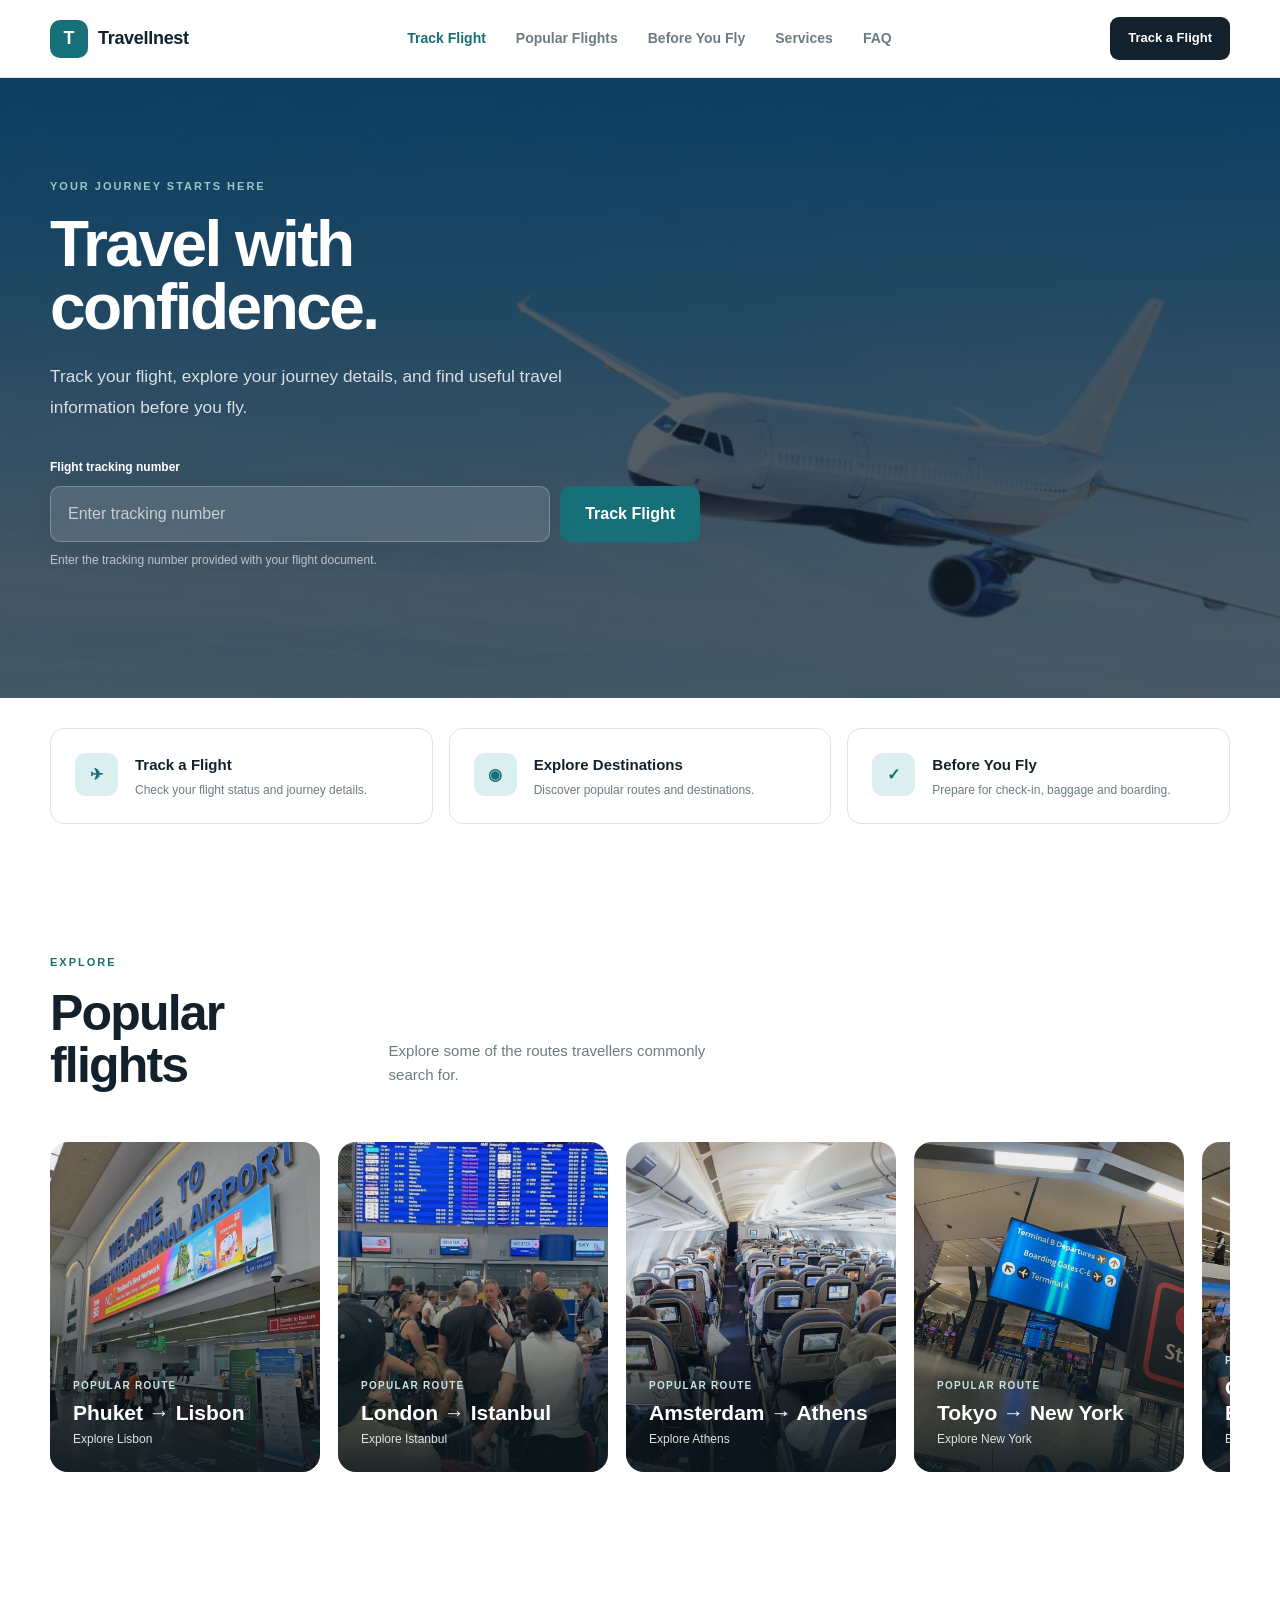
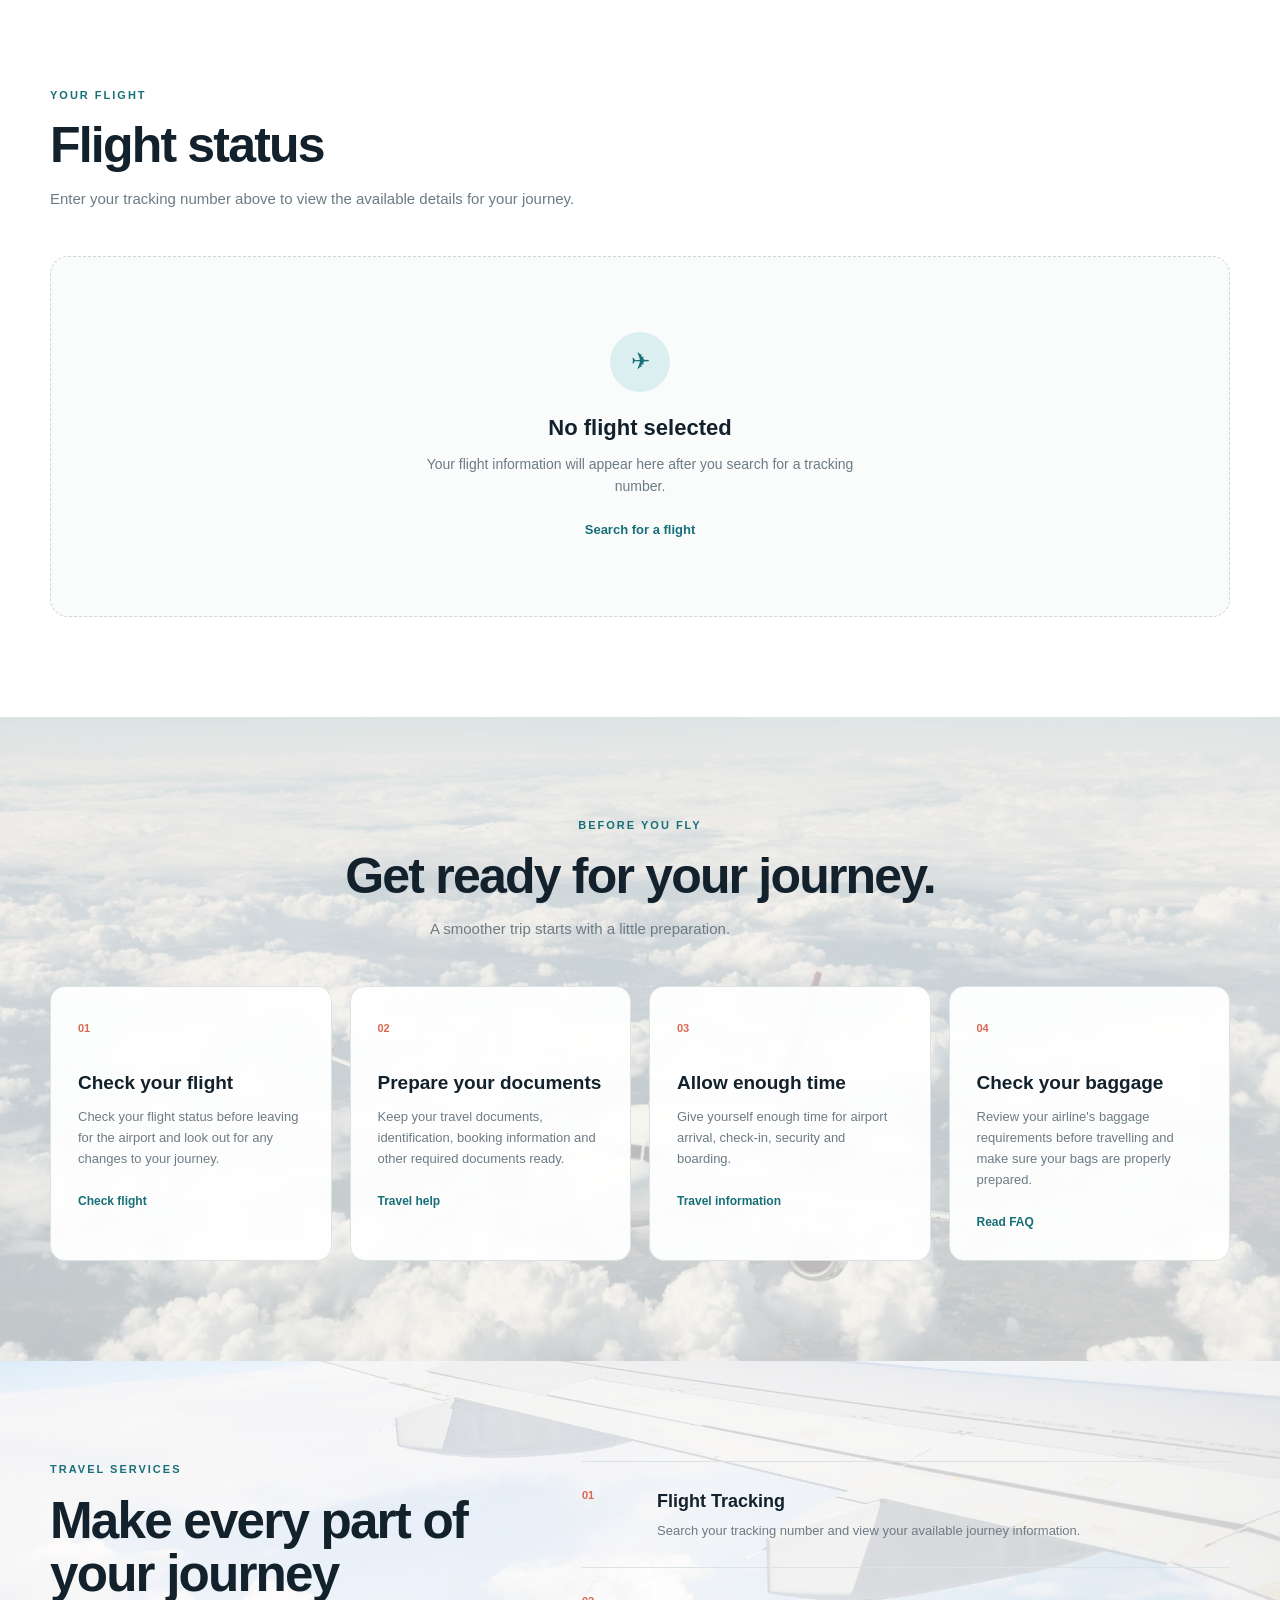
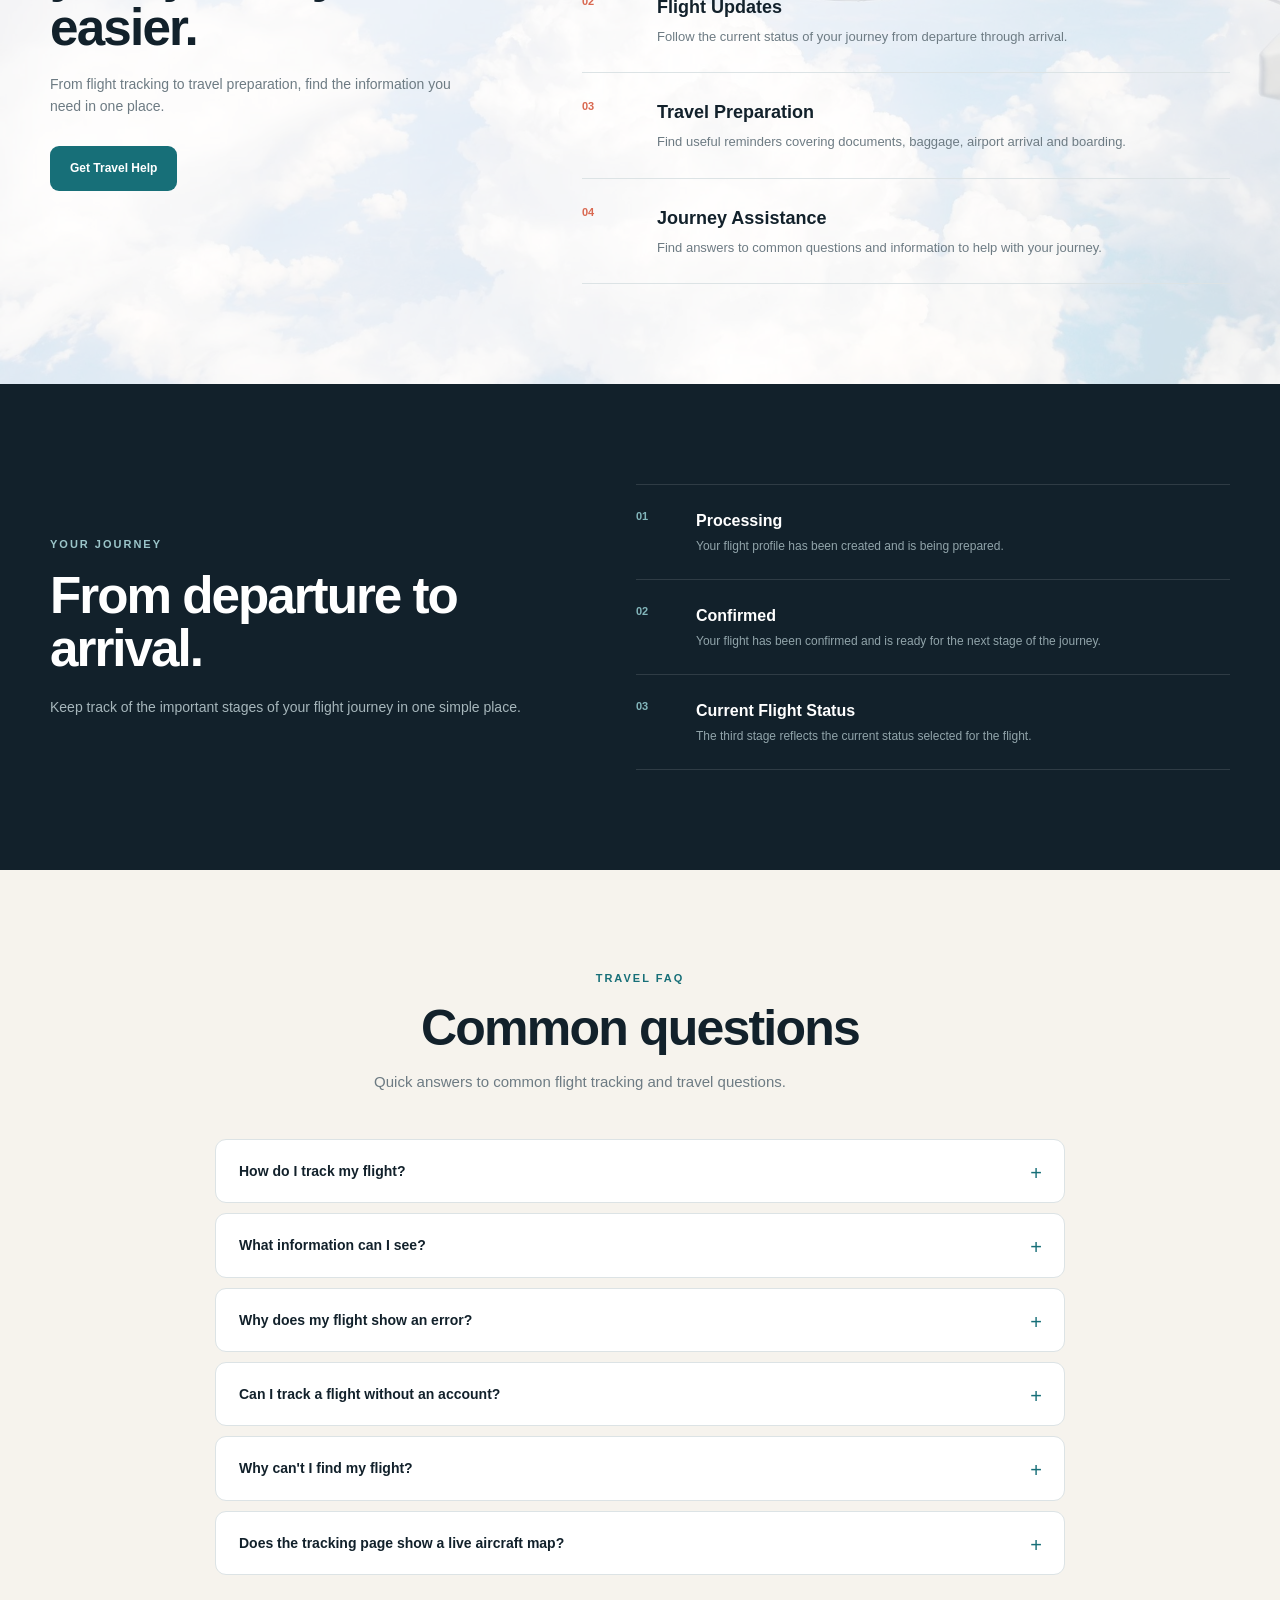
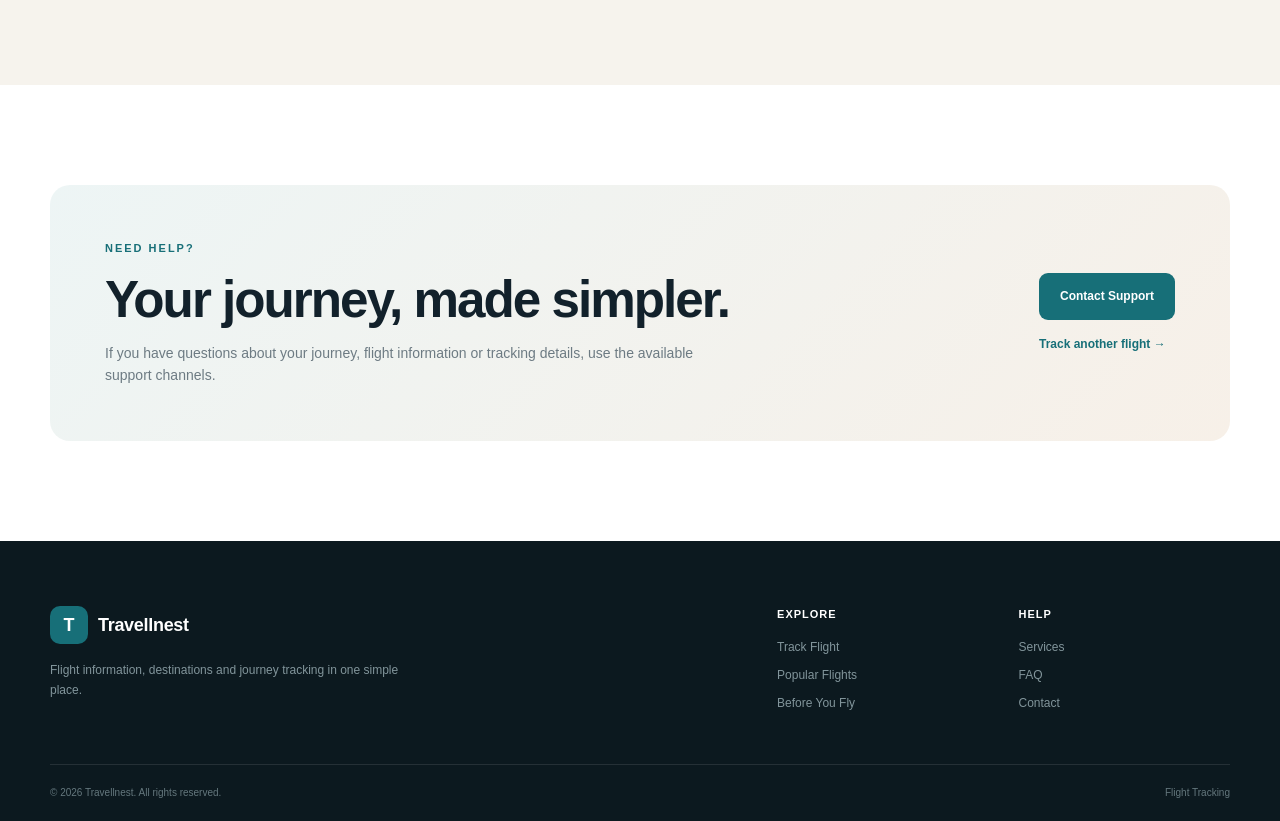
<file: index.html>
<!DOCTYPE html>

<html lang="en">

<head>

  <meta charset="UTF-8">

  <meta name="viewport" content="width=device-width, initial-scale=1.0">

  <meta name="description" content="Track your flight, explore popular destinations, and prepare for your journey.">

  <title>
    Flight Tracking
  </title>

  <link rel="icon" href="imgs/fav-icon.png" type="image/png">

  <link rel="stylesheet" href="style.css">

</head>

<body>

  <!-- =====================================================
       HEADER
  ====================================================== -->

  <header class="site-header">

    <div class="container header-inner">

      <a href="index.html" class="brand">

        <span class="brand-mark">
          T
        </span>

        <span class="brand-text">
          Travellnest
        </span>

      </a>


      <nav class="header-nav" id="headerNav">

        <a href="#track" class="active">
          Track Flight
        </a>

        <a href="#popular-flights">
          Popular Flights
        </a>

        <a href="#before-you-fly">
          Before You Fly
        </a>

        <a href="#services">
          Services
        </a>

        <a href="#faq">
          FAQ
        </a>

      </nav>


      <a href="#track" class="header-button">
        Track a Flight
      </a>


      <!-- MOBILE MENU BUTTON -->

      <button type="button" class="mobile-menu-button" id="mobileMenuButton" aria-label="Open menu"
        aria-expanded="false">

        <span></span>
        <span></span>
        <span></span>

      </button>

    </div>

  </header>



  <!-- =====================================================
       MAIN
  ====================================================== -->

  <main>


    <!-- =====================================================
         HERO
    ====================================================== -->

    <section class="hero airplane-bg airplane-1">

      <div class="container hero-grid">

        <div class="hero-content">

          <div class="eyebrow">
            YOUR JOURNEY STARTS HERE
          </div>


          <h1>
            Travel with
            <span>confidence.</span>
          </h1>


          <p class="hero-description">

            Track your flight, explore your journey details,
            and find useful travel information before you fly.

          </p>


          <!-- TRACKING FORM -->

          <form id="trackingForm" class="tracking-form">

            <label for="trackingNumber">
              Flight tracking number
            </label>


            <div class="tracking-input-row">

              <input type="text" id="trackingNumber" name="trackingNumber" placeholder="Enter tracking number"
                autocomplete="off" required>


              <button type="submit" id="trackButton">
                Track Flight
              </button>

            </div>


            <p class="tracking-hint">

              Enter the tracking number provided with
              your flight document.

            </p>


            <p id="trackingMessage" class="tracking-message"></p>

          </form>

        </div>

      </div>

    </section>

    <!-- =====================================================
         QUICK ACCESS
    ====================================================== -->

    <section class="quick-section">

      <div class="container">

        <div class="quick-grid">


          <a href="#track" class="quick-card">

            <div class="quick-icon">
              ✈
            </div>

            <div>

              <h3>
                Track a Flight
              </h3>

              <p>
                Check your flight status and journey details.
              </p>

            </div>

          </a>



          <a href="#popular-flights" class="quick-card">

            <div class="quick-icon">
              ◉
            </div>

            <div>

              <h3>
                Explore Destinations
              </h3>

              <p>
                Discover popular routes and destinations.
              </p>

            </div>

          </a>



          <a href="#before-you-fly" class="quick-card">

            <div class="quick-icon">
              ✓
            </div>

            <div>

              <h3>
                Before You Fly
              </h3>

              <p>
                Prepare for check-in, baggage and boarding.
              </p>

            </div>

          </a>


        </div>

      </div>

    </section>



    <!-- =====================================================
         POPULAR FLIGHTS
    ====================================================== -->

    <section id="popular-flights" class="popular-section">

      <div class="container">


        <div class="section-heading popular-heading">

          <div>

            <div class="eyebrow">
              EXPLORE
            </div>

            <h2>
              Popular flights
            </h2>

          </div>


          <p>
            Explore some of the routes travellers
            commonly search for.
          </p>

        </div>



        <div class="popular-grid">


          <a href="#track" class="destination-card">

            <img src="imgs/phuket.png" alt="Lisbon">

            <div class="destination-overlay">

              <span>
                Popular route
              </span>

              <h3>
                Phuket → Lisbon
              </h3>

              <p>
                Explore Lisbon
              </p>

            </div>

          </a>



          <a href="#track" class="destination-card">

            <img src="imgs/terminalwithlugage.png" alt="Istanbul">

            <div class="destination-overlay">

              <span>
                Popular route
              </span>

              <h3>
                London → Istanbul
              </h3>

              <p>
                Explore Istanbul
              </p>

            </div>

          </a>



          <a href="#track" class="destination-card">

            <img src="imgs/seats.png" alt="Athens">

            <div class="destination-overlay">

              <span>
                Popular route
              </span>

              <h3>
                Amsterdam → Athens
              </h3>

              <p>
                Explore Athens
              </p>

            </div>

          </a>



          <a href="#track" class="destination-card">

            <img src="imgs/onseatat terminal.png" alt="New York">

            <div class="destination-overlay">

              <span>
                Popular route
              </span>

              <h3>
                Tokyo → New York
              </h3>

              <p>
                Explore New York
              </p>

            </div>

          </a>



          <a href="#track" class="destination-card">

            <img src="imgs/lauguage.png" alt="Bangkok">

            <div class="destination-overlay">

              <span>
                Popular route
              </span>

              <h3>
                Chiang Mai → Bangkok
              </h3>

              <p>
                Explore Bangkok
              </p>

            </div>

          </a>



          <a href="#track" class="destination-card">

            <img src="imgs/boardingOutside.png" alt="Vancouver">

            <div class="destination-overlay">

              <span>
                Popular route
              </span>

              <h3>
                Toronto → Vancouver
              </h3>

              <p>
                Explore Vancouver
              </p>

            </div>

          </a>


        </div>

      </div>

    </section>



    <!-- =====================================================
         TRACKING RESULT
    ====================================================== -->

    <section id="track" class="tracking-section">

      <div class="container">


        <div class="section-heading">

          <div class="eyebrow">
            YOUR FLIGHT
          </div>

          <h2>
            Flight status
          </h2>

          <p>
            Enter your tracking number above to view
            the available details for your journey.
          </p>

        </div>



        <!-- EMPTY STATE -->

        <div id="trackingEmpty" class="tracking-empty">

          <div class="empty-icon">
            ✈
          </div>

          <h3>
            No flight selected
          </h3>

          <p>
            Your flight information will appear here
            after you search for a tracking number.
          </p>

          <a href="#trackingNumber">
            Search for a flight
          </a>

        </div>



        <!-- FLIGHT RESULT -->

        <div id="flightResult" class="flight-result hidden">


          <div class="flight-result-header">


            <div>

              <span class="result-label">
                FLIGHT STATUS
              </span>


              <h3 id="resultAirline">
                --
              </h3>


              <p id="resultTrackingNumber">
                --
              </p>

            </div>


            <div id="resultStatus" class="flight-status">
              --
            </div>


          </div>



          <!-- ROUTE -->

          <div class="flight-route-card">


            <div class="route-location">

              <span class="route-label">
                FROM
              </span>

              <strong id="resultDepartureAirport">
                --
              </strong>

              <span id="resultDepartureTime">
                --
              </span>

            </div>


            <div class="route-middle">

              <div class="route-line">

                <span class="route-plane">
                  ✈
                </span>

              </div>


              <span id="resultFlightNumber">
                --
              </span>

            </div>


            <div class="route-location route-location-right">

              <span class="route-label">
                TO
              </span>

              <strong id="resultDestinationAirport">
                --
              </strong>

              <span>
                Destination
              </span>

            </div>


          </div>



          <!-- FLIGHT INFORMATION -->

          <div class="flight-information">


            <div class="information-item">

              <span>
                Passenger
              </span>

              <strong id="resultPassengerName">
                --
              </strong>

            </div>


            <div class="information-item">

              <span>
                Travel Date
              </span>

              <strong id="resultTravelDate">
                --
              </strong>

            </div>


            <div class="information-item">

              <span>
                Departure
              </span>

              <strong id="resultDepartureTimeDetail">
                --
              </strong>

            </div>


            <div class="information-item">

              <span>
                Flight Duration
              </span>

              <strong id="resultFlightDuration">
                --
              </strong>

            </div>


            <div class="information-item">

              <span>
                Terminal
              </span>

              <strong id="resultTerminal">
                --
              </strong>

            </div>


            <div class="information-item">

              <span>
                Seat
              </span>

              <strong id="resultSeat">
                --
              </strong>

            </div>


            <div class="information-item">

              <span>
                Class
              </span>

              <strong id="resultFlightClass">
                --
              </strong>

            </div>


            <div class="information-item">

              <span>
                Group
              </span>

              <strong id="resultGroup">
                --
              </strong>

            </div>


            <div class="information-item">

              <span>
                Booking Reference
              </span>

              <strong id="resultBookingReference">
                --
              </strong>

            </div>


          </div>



          <!-- JOURNEY PROGRESS -->

          <div class="journey-section">


            <div class="journey-heading">

              <div>

                <span class="result-label">
                  JOURNEY
                </span>

                <h3>
                  Flight progress
                </h3>

              </div>


              <span id="lastUpdated">
                --
              </span>

            </div>


            <div class="journey-progress">


              <div class="progress-line" id="progressLine"></div>


              <div class="progress-step" data-status="Processing">

                <div class="progress-circle">
                  1
                </div>

                <span>
                  Processing
                </span>

              </div>


              <div class="progress-step" data-status="Confirmed">

                <div class="progress-circle">
                  2
                </div>

                <span>
                  Confirmed
                </span>

              </div>


              <div class="progress-step" data-status="current">

                <div class="progress-circle">
                  3
                </div>

                <span id="currentJourneyStatus">
                  Completed
                </span>

              </div>


            </div>


          </div>



          <!-- ERROR -->

          <div id="flightError" class="flight-error hidden">

            <div class="error-icon">
              !
            </div>


            <div>

              <span>
                FLIGHT UPDATE
              </span>

              <h3>
                Important information
              </h3>

              <p id="flightErrorMessage">
                --
              </p>

            </div>

          </div>


        </div>


        <!-- =========================================================
     BOARDING PASS RESULT
========================================================= -->

        <div id="boardingPassResult" class="flight-result hidden">


          <!-- HEADER -->

          <div class="flight-result-header">

            <div>

              <img src="imgs/em-logo.png" class="boarding-airline-logo">

              <p id="boardingPassTrackingNumber">
                --
              </p>

            </div>


            <div id="boardingPassStatus" class="flight-status">
              --
            </div>

          </div>



          <!-- ROUTE -->

          <div class="flight-route-card">


            <div class="route-location">

              <span class="route-label">
                FROM
              </span>

              <strong id="boardingPassFrom">
                --
              </strong>

              <span id="boardingPassTime">
                --
              </span>

            </div>


            <div class="route-middle">

              <div class="route-line">

                <span class="route-plane">
                  ✈
                </span>

              </div>


              <span>
                BOARDING
              </span>

            </div>


            <div class="route-location route-location-right">

              <span class="route-label">
                TO
              </span>

              <strong id="boardingPassTo">
                --
              </strong>

              <span>
                Destination
              </span>

            </div>


          </div>



          <!-- BOARDING PASS INFORMATION -->

          <div class="flight-information">


            <div class="information-item">

              <span>
                Passenger
              </span>

              <strong id="boardingPassName">
                --
              </strong>

            </div>


            <div class="information-item">

              <span>
                Travel Date
              </span>

              <strong id="boardingPassDate">
                --
              </strong>

            </div>


            <div class="information-item">

              <span>
                Time
              </span>

              <strong id="boardingPassTimeDetail">
                --
              </strong>

            </div>


            <div class="information-item">

              <span>
                Duration
              </span>

              <strong id="boardingPassDuration">
                --
              </strong>

            </div>


            <div class="information-item">

              <span>
                Gate
              </span>

              <strong id="boardingPassGate">
                --
              </strong>

            </div>


            <div class="information-item">

              <span>
                Seat
              </span>

              <strong id="boardingPassSeat">
                --
              </strong>

            </div>


            <div class="information-item">

              <span>
                Class
              </span>

              <strong id="boardingPassClass">
                --
              </strong>

            </div>


            <div class="information-item">

              <span>
                Sequence
              </span>

              <strong id="boardingPassSequence">
                --
              </strong>

            </div>


          </div>



          <!-- LAST UPDATED -->

          <div class="journey-section">

            <div class="journey-heading">

              <div>

                <p id="boardingPassStatusMessage">
                  --
                </p>

                <h3>
                  Current status:
                  <span id="boardingPassCurrentStatus">
                    --
                  </span>
                </h3>

              </div>

              <span id="boardingPassLastUpdated">
                --
              </span>

            </div>

          </div>


        </div>

    </section>



    <!-- =====================================================
         BEFORE YOU FLY
    ====================================================== -->

    <section id="before-you-fly" class="before-section airplane-bg airplane-2">

      <div class="container">


        <div class="section-heading centered">

          <div class="eyebrow">
            BEFORE YOU FLY
          </div>

          <h2>
            Get ready for your journey.
          </h2>

          <p>
            A smoother trip starts with a little preparation.
          </p>

        </div>



        <div class="before-grid">


          <article class="before-card">

            <span class="card-number">
              01
            </span>

            <h3>
              Check your flight
            </h3>

            <p>
              Check your flight status before leaving
              for the airport and look out for any
              changes to your journey.
            </p>

            <a href="#track">
              Check flight
            </a>

          </article>



          <article class="before-card">

            <span class="card-number">
              02
            </span>

            <h3>
              Prepare your documents
            </h3>

            <p>
              Keep your travel documents, identification,
              booking information and other required
              documents ready.
            </p>

            <a href="#contact">
              Travel help
            </a>

          </article>



          <article class="before-card">

            <span class="card-number">
              03
            </span>

            <h3>
              Allow enough time
            </h3>

            <p>
              Give yourself enough time for airport
              arrival, check-in, security and boarding.
            </p>

            <a href="#services">
              Travel information
            </a>

          </article>



          <article class="before-card">

            <span class="card-number">
              04
            </span>

            <h3>
              Check your baggage
            </h3>

            <p>
              Review your airline's baggage requirements
              before travelling and make sure your bags
              are properly prepared.
            </p>

            <a href="#faq">
              Read FAQ
            </a>

          </article>


        </div>

      </div>

    </section>



    <!-- =====================================================
         TRAVEL SERVICES
    ====================================================== -->

    <section id="services" class="services-section airplane-bg airplane-3">

      <div class="container">


        <div class="services-layout">


          <div class="services-intro">

            <div class="eyebrow">
              TRAVEL SERVICES
            </div>

            <h2>
              Make every part of
              your journey easier.
            </h2>

            <p>
              From flight tracking to travel preparation,
              find the information you need in one place.
            </p>


            <a href="#contact" class="primary-button">
              Get Travel Help
            </a>

          </div>



          <div class="service-list">


            <article class="service-item">

              <span class="service-number">
                01
              </span>

              <div>

                <h3>
                  Flight Tracking
                </h3>

                <p>
                  Search your tracking number and
                  view your available journey information.
                </p>

              </div>

            </article>



            <article class="service-item">

              <span class="service-number">
                02
              </span>

              <div>

                <h3>
                  Flight Updates
                </h3>

                <p>
                  Follow the current status of your
                  journey from departure through arrival.
                </p>

              </div>

            </article>



            <article class="service-item">

              <span class="service-number">
                03
              </span>

              <div>

                <h3>
                  Travel Preparation
                </h3>

                <p>
                  Find useful reminders covering documents,
                  baggage, airport arrival and boarding.
                </p>

              </div>

            </article>



            <article class="service-item">

              <span class="service-number">
                04
              </span>

              <div>

                <h3>
                  Journey Assistance
                </h3>

                <p>
                  Find answers to common questions and
                  information to help with your journey.
                </p>

              </div>

            </article>


          </div>


        </div>

      </div>

    </section>



    <!-- =====================================================
         JOURNEY INFORMATION
    ====================================================== -->

    <section class="journey-info-section">

      <div class="container">


        <div class="journey-info-card">


          <div class="journey-info-content">

            <div class="eyebrow">
              YOUR JOURNEY
            </div>

            <h2>
              From departure
              to arrival.
            </h2>

            <p>
              Keep track of the important stages of
              your flight journey in one simple place.
            </p>

          </div>



          <div class="journey-info-list">


            <div class="journey-info-item">

              <span>
                01
              </span>

              <div>

                <strong>
                  Processing
                </strong>

                <p>
                  Your flight profile has been created
                  and is being prepared.
                </p>

              </div>

            </div>



            <div class="journey-info-item">

              <span>
                02
              </span>

              <div>

                <strong>
                  Confirmed
                </strong>

                <p>
                  Your flight has been confirmed and is
                  ready for the next stage of the journey.
                </p>

              </div>

            </div>



            <div class="journey-info-item">

              <span>
                03
              </span>

              <div>

                <strong>
                  Current Flight Status
                </strong>

                <p>
                  The third stage reflects the current
                  status selected for the flight.
                </p>

              </div>

            </div>


          </div>


        </div>

      </div>

    </section>



    <!-- =====================================================
         FAQ
    ====================================================== -->

    <section id="faq" class="faq-section">

      <div class="container">


        <div class="section-heading centered">

          <div class="eyebrow">
            TRAVEL FAQ
          </div>

          <h2>
            Common questions
          </h2>

          <p>
            Quick answers to common flight tracking
            and travel questions.
          </p>

        </div>



        <div class="faq-list">


          <details class="faq-item">

            <summary>
              How do I track my flight?
            </summary>

            <p>
              Enter your flight tracking number into
              the tracking field at the top of this page
              and select Track Flight.
            </p>

          </details>



          <details class="faq-item">

            <summary>
              What information can I see?
            </summary>

            <p>
              Depending on the flight profile, available
              information may include the passenger name,
              airline, flight number, route, travel date,
              departure time, flight duration, terminal,
              seat, class, booking reference and current status.
            </p>

          </details>



          <details class="faq-item">

            <summary>
              Why does my flight show an error?
            </summary>

            <p>
              If the flight has been placed in an Error
              status, an update from the flight controller
              may be displayed on the tracking page.
            </p>

          </details>



          <details class="faq-item">

            <summary>
              Can I track a flight without an account?
            </summary>

            <p>
              Public flight tracking can be accessed using
              the tracking number provided for the flight.
              No controller account is required to view
              the public tracking result.
            </p>

          </details>



          <details class="faq-item">

            <summary>
              Why can't I find my flight?
            </summary>

            <p>
              Make sure the tracking number is entered
              correctly. If the number is still not found,
              contact the appropriate travel support team.
            </p>

          </details>



          <details class="faq-item">

            <summary>
              Does the tracking page show a live aircraft map?
            </summary>

            <p>
              This tracking service displays the journey
              information available for the flight profile.
              Live aircraft positioning is not shown unless
              a real flight-location data source has been
              connected.
            </p>

          </details>


        </div>

      </div>

    </section>



    <!-- =====================================================
         CONTACT
    ====================================================== -->

    <section id="contact" class="contact-section">

      <div class="container">


        <div class="contact-card">


          <div>

            <div class="eyebrow">
              NEED HELP?
            </div>

            <h2>
              Your journey,
              made simpler.
            </h2>

            <p>
              If you have questions about your journey,
              flight information or tracking details,
              use the available support channels.
            </p>

          </div>



          <div class="contact-actions">

            <a href="mailto:info@Travellnest.com" class="contact-button">
              Contact Support
            </a>

            <a href="#track" class="contact-link">
              Track another flight →
            </a>

          </div>


        </div>

      </div>

    </section>


  </main>



  <!-- =====================================================
       FOOTER
  ====================================================== -->

  <footer class="site-footer">

    <div class="container footer-inner">


      <div class="footer-brand">

        <a href="index.html" class="brand">

          <span class="brand-mark">
            T
          </span>

          <span class="brand-text">
            Travellnest
          </span>

        </a>


        <p>
          Flight information, destinations and
          journey tracking in one simple place.
        </p>

      </div>



      <div class="footer-links">

        <div>

          <strong>
            Explore
          </strong>

          <a href="#track">
            Track Flight
          </a>

          <a href="#popular-flights">
            Popular Flights
          </a>

          <a href="#before-you-fly">
            Before You Fly
          </a>

        </div>


        <div>

          <strong>
            Help
          </strong>

          <a href="#services">
            Services
          </a>

          <a href="#faq">
            FAQ
          </a>

          <a href="#contact">
            Contact
          </a>

        </div>

      </div>


    </div>



    <div class="container footer-bottom">

      <span>
        © 2026 Travellnest. All rights reserved.
      </span>

      <span>
        Flight Tracking
      </span>

    </div>

  </footer>



  <!-- =====================================================
       FREE / TEST FLIGHT POPUP
  ====================================================== -->

  <div id="flightAccessPopup" class="flight-popup hidden">

    <div class="flight-popup-overlay" onclick="closeFlightAccessPopup()"></div>


    <div class="flight-popup-card">


      <button type="button" class="flight-popup-close" onclick="closeFlightAccessPopup()" aria-label="Close">
        ×
      </button>


      <div class="flight-popup-icon">
        ✈
      </div>


      <span class="flight-popup-label">
        FLIGHT TRACKING
      </span>


      <h2 id="flightPopupTitle">
        Flight tracking information
      </h2>


      <p id="flightPopupMessage">
        This flight profile is currently available
        through the free tracking service.
      </p>


      <button type="button" class="flight-popup-button" onclick="closeFlightAccessPopup()">
        Continue
      </button>


    </div>

  </div>



  <!-- =====================================================
       MOBILE MENU
  ====================================================== -->

  <script>

    const mobileMenuButton =
      document.getElementById(
        "mobileMenuButton"
      );


    const headerNav =
      document.getElementById(
        "headerNav"
      );


    mobileMenuButton.onclick =
      function () {

        headerNav.classList.toggle(
          "mobile-open"
        );


        const isOpen =
          headerNav.classList.contains(
            "mobile-open"
          );


        mobileMenuButton.setAttribute(
          "aria-expanded",
          isOpen
        );

      };


    const mobileNavLinks =
      headerNav.querySelectorAll("a");


    mobileNavLinks.forEach(
      function (link) {

        link.onclick =
          function () {

            headerNav.classList.remove(
              "mobile-open"
            );


            mobileMenuButton.setAttribute(
              "aria-expanded",
              "false"
            );

          };

      }
    );

  </script>


  <script src="script.js"></script>

</body>

</html>
</file>
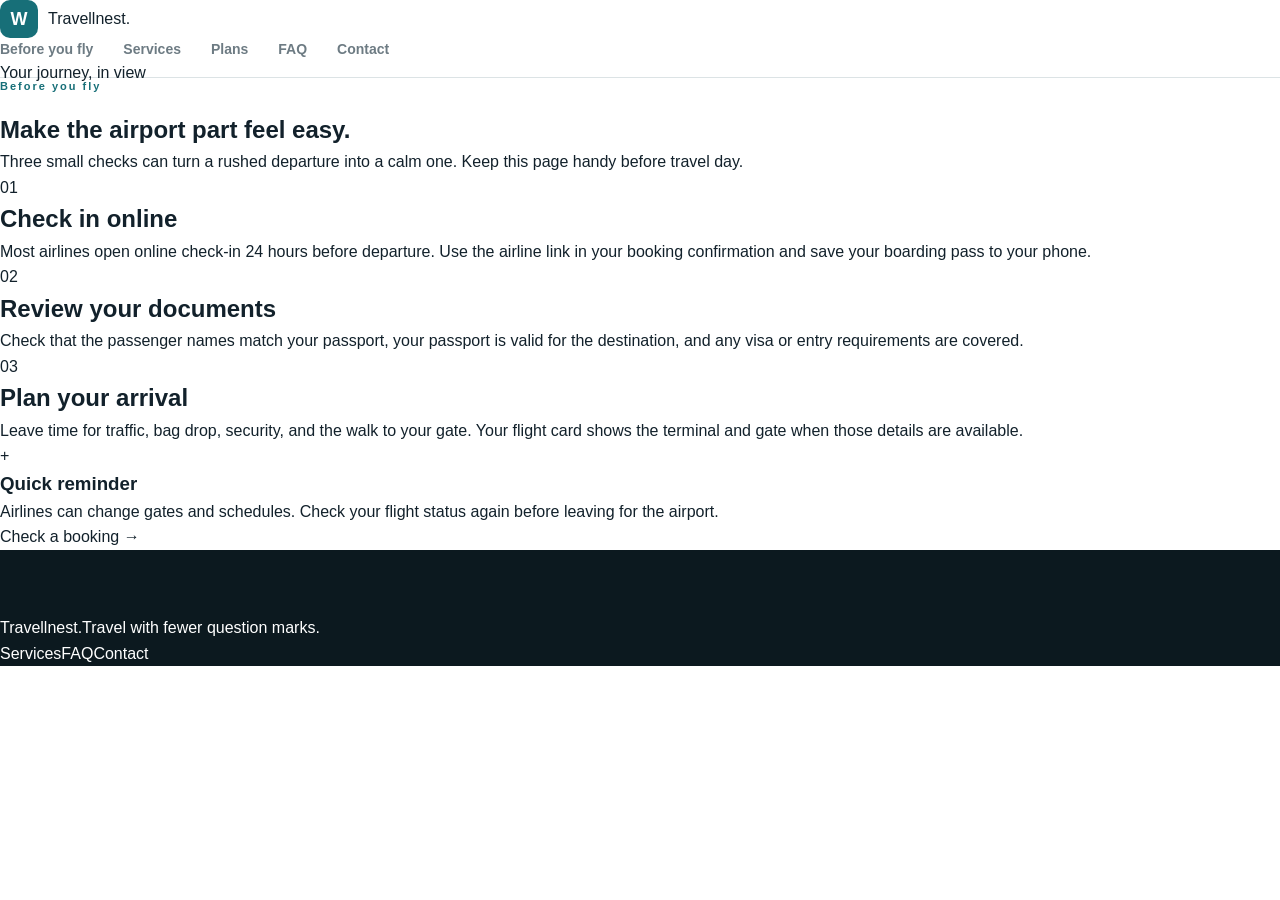
<file: check-in.html>
<!DOCTYPE html>
<html lang="en"><head><meta charset="UTF-8" /><meta name="viewport" content="width=device-width, initial-scale=1.0" /><meta name="description" content="Prepare for your next flight with Travellnest." /><title>Before you fly | Travellnest</title><link rel="preconnect" href="https://fonts.googleapis.com" /><link rel="preconnect" href="https://fonts.gstatic.com" crossorigin /><link href="https://fonts.googleapis.com/css2?family=DM+Mono:wght@400;500&family=Manrope:wght@400;500;600;700;800&display=swap" rel="stylesheet" /><link rel="stylesheet" href="style.css" /></head>
<body class="inner-page"><header class="site-header"><a class="brand" href="index.html"><span class="brand-mark">W</span><span>Travellnest<span class="brand-dot">.</span></span></a><nav class="header-nav" aria-label="Main navigation"><a href="check-in.html">Before you fly</a><a href="services.html">Services</a><a href="pricing.html">Plans</a><a href="faq.html">FAQ</a><a href="contact.html">Contact</a></nav><div class="header-note"><span class="live-dot"></span> Your journey, in view</div></header><main><section class="inner-hero section-shell"><p class="eyebrow dark-eyebrow">Before you fly</p><h1>Make the airport part feel easy.</h1><p>Three small checks can turn a rushed departure into a calm one. Keep this page handy before travel day.</p></section><section class="inner-content section-shell"><div class="numbered-list"><article><span>01</span><div><h2>Check in online</h2><p>Most airlines open online check-in 24 hours before departure. Use the airline link in your booking confirmation and save your boarding pass to your phone.</p></div></article><article><span>02</span><div><h2>Review your documents</h2><p>Check that the passenger names match your passport, your passport is valid for the destination, and any visa or entry requirements are covered.</p></div></article><article><span>03</span><div><h2>Plan your arrival</h2><p>Leave time for traffic, bag drop, security, and the walk to your gate. Your flight card shows the terminal and gate when those details are available.</p></div></article></div><aside class="side-note"><span class="note-mark">+</span><h3>Quick reminder</h3><p>Airlines can change gates and schedules. Check your flight status again before leaving for the airport.</p><a href="index.html#top">Check a booking <span>&#8594;</span></a></aside></section></main><footer class="site-footer section-shell"><span>Travellnest<span class="brand-dot">.</span></span><span>Travel with fewer question marks.</span><nav><a href="services.html">Services</a><a href="faq.html">FAQ</a><a href="contact.html">Contact</a></nav></footer></body></html>
</file>
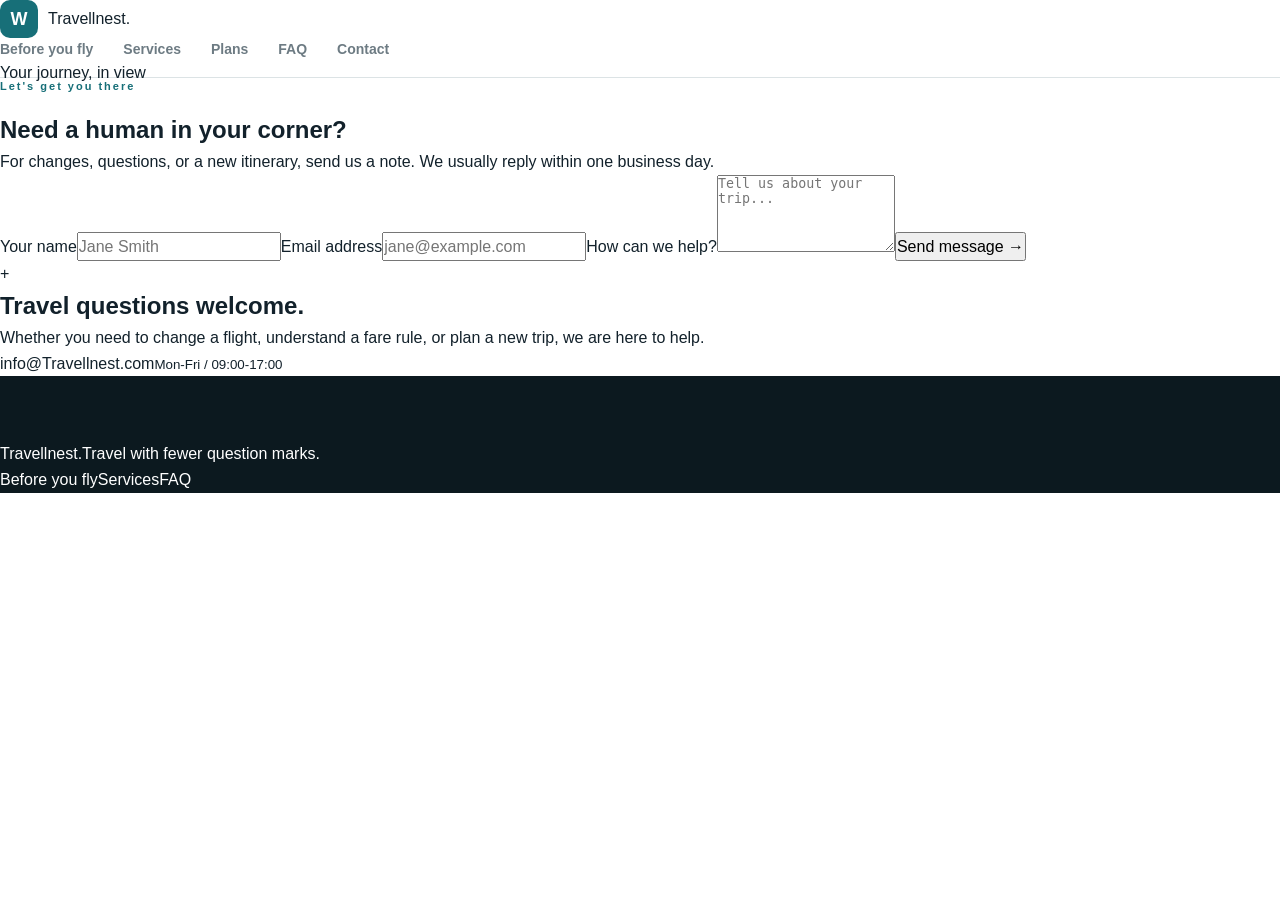
<file: contact.html>
<!DOCTYPE html>
<html lang="en"><head><meta charset="UTF-8" /><meta name="viewport" content="width=device-width, initial-scale=1.0" /><meta name="description" content="Contact your Travellnest travel advisor." /><title>Contact | Travellnest</title><link rel="preconnect" href="https://fonts.googleapis.com" /><link rel="preconnect" href="https://fonts.gstatic.com" crossorigin /><link href="https://fonts.googleapis.com/css2?family=DM+Mono:wght@400;500&family=Manrope:wght@400;500;600;700;800&display=swap" rel="stylesheet" /><link rel="stylesheet" href="style.css" /></head>
<body class="inner-page"><header class="site-header"><a class="brand" href="index.html"><span class="brand-mark">W</span><span>Travellnest<span class="brand-dot">.</span></span></a><nav class="header-nav" aria-label="Main navigation"><a href="check-in.html">Before you fly</a><a href="services.html">Services</a><a href="pricing.html">Plans</a><a href="faq.html">FAQ</a><a href="contact.html">Contact</a></nav><div class="header-note"><span class="live-dot"></span> Your journey, in view</div></header><main><section class="inner-hero section-shell"><p class="eyebrow dark-eyebrow">Let's get you there</p><h1>Need a human in your corner?</h1><p>For changes, questions, or a new itinerary, send us a note. We usually reply within one business day.</p></section><section class="contact-page section-shell"><form class="contact-form"><label for="name">Your name</label><input id="name" type="text" placeholder="Jane Smith" /><label for="email">Email address</label><input id="email" type="email" placeholder="jane@example.com" /><label for="message">How can we help?</label><textarea id="message" rows="5" placeholder="Tell us about your trip..."></textarea><button type="submit">Send message <span>&#8594;</span></button></form><aside class="contact-details"><span class="note-mark">+</span><h2>Travel questions welcome.</h2><p>Whether you need to change a flight, understand a fare rule, or plan a new trip, we are here to help.</p><a href="mailto:hello@youragency.com">info@Travellnest.com</a><small>Mon-Fri / 09:00-17:00</small></aside></section></main><footer class="site-footer section-shell"><span>Travellnest<span class="brand-dot">.</span></span><span>Travel with fewer question marks.</span><nav><a href="check-in.html">Before you fly</a><a href="services.html">Services</a><a href="faq.html">FAQ</a></nav></footer></body></html>
</file>
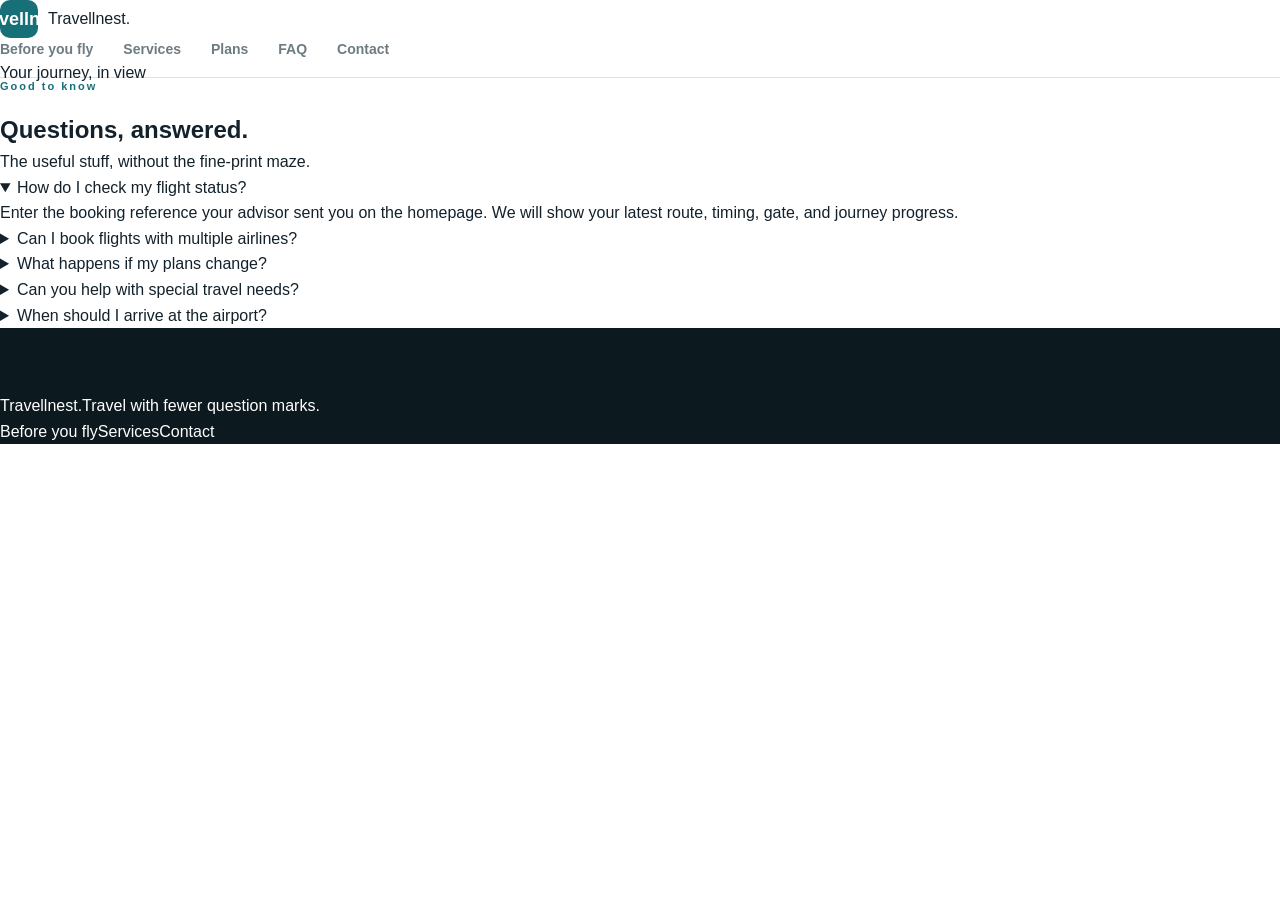
<file: faq.html>
<!DOCTYPE html>
<html lang="en"><head><meta charset="UTF-8" /><meta name="viewport" content="width=device-width, initial-scale=1.0" /><meta name="description" content="Frequently asked travel questions answered by Travellnest." /><title>FAQ | Travellnest</title><link rel="preconnect" href="https://fonts.googleapis.com" /><link rel="preconnect" href="https://fonts.gstatic.com" crossorigin /><link href="https://fonts.googleapis.com/css2?family=DM+Mono:wght@400;500&family=Manrope:wght@400;500;600;700;800&display=swap" rel="stylesheet" /><link rel="stylesheet" href="style.css" /></head>
<body class="inner-page"><header class="site-header"><a class="brand" href="index.html"><span class="brand-mark">Travellnest</span><span>Travellnest<span class="brand-dot">.</span></span></a><nav class="header-nav" aria-label="Main navigation"><a href="check-in.html">Before you fly</a><a href="services.html">Services</a><a href="pricing.html">Plans</a><a href="faq.html">FAQ</a><a href="contact.html">Contact</a></nav><div class="header-note"><span class="live-dot"></span> Your journey, in view</div></header><main><section class="inner-hero section-shell"><p class="eyebrow dark-eyebrow">Good to know</p><h1>Questions, answered.</h1><p>The useful stuff, without the fine-print maze.</p></section><section class="standalone-faq section-shell"><details open><summary>How do I check my flight status?</summary><p>Enter the booking reference your advisor sent you on the homepage. We will show your latest route, timing, gate, and journey progress.</p></details><details><summary>Can I book flights with multiple airlines?</summary><p>Yes. We can coordinate journeys across different airlines and keep the itinerary details together for you.</p></details><details><summary>What happens if my plans change?</summary><p>Contact your travel advisor before making changes. We will explain the fare rules and available options for your booking.</p></details><details><summary>Can you help with special travel needs?</summary><p>Tell us what you need as early as possible and we will coordinate the request with the airline.</p></details><details><summary>When should I arrive at the airport?</summary><p>For international flights, plan to arrive around three hours before departure. Your airline or advisor may recommend more time for busy travel periods.</p></details></section></main><footer class="site-footer section-shell"><span>Travellnest<span class="brand-dot">.</span></span><span>Travel with fewer question marks.</span><nav><a href="check-in.html">Before you fly</a><a href="services.html">Services</a><a href="contact.html">Contact</a></nav></footer></body></html>
</file>
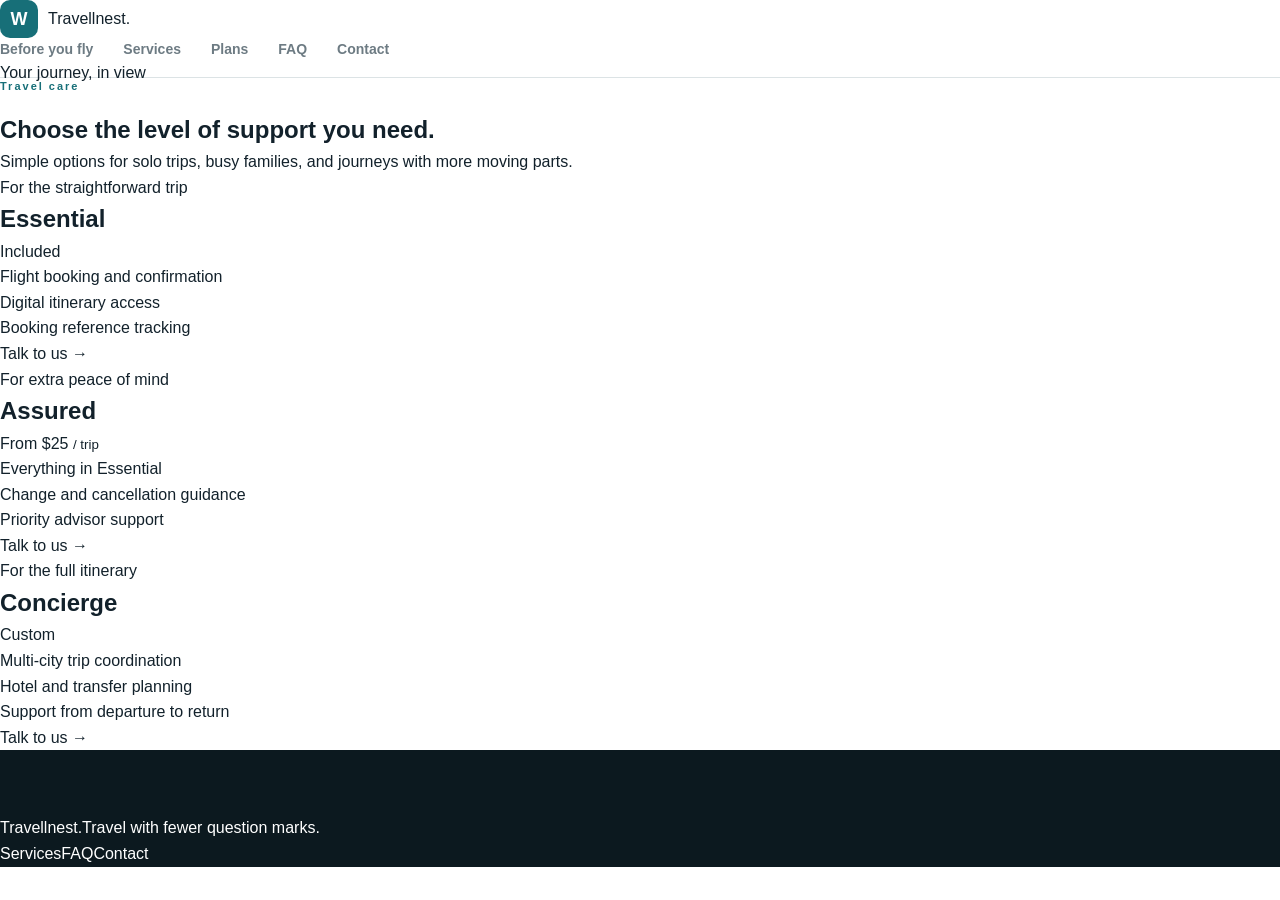
<file: pricing.html>
<!DOCTYPE html>
<html lang="en"><head><meta charset="UTF-8" /><meta name="viewport" content="width=device-width, initial-scale=1.0" /><meta name="description" content="Travellnest travel support plans." /><title>Plans | Travellnest</title><link rel="preconnect" href="https://fonts.googleapis.com" /><link rel="preconnect" href="https://fonts.gstatic.com" crossorigin /><link href="https://fonts.googleapis.com/css2?family=DM+Mono:wght@400;500&family=Manrope:wght@400;500;600;700;800&display=swap" rel="stylesheet" /><link rel="stylesheet" href="style.css" /></head>
<body class="inner-page"><header class="site-header"><a class="brand" href="index.html"><span class="brand-mark">W</span><span>Travellnest<span class="brand-dot">.</span></span></a><nav class="header-nav" aria-label="Main navigation"><a href="check-in.html">Before you fly</a><a href="services.html">Services</a><a href="pricing.html">Plans</a><a href="faq.html">FAQ</a><a href="contact.html">Contact</a></nav><div class="header-note"><span class="live-dot"></span> Your journey, in view</div></header><main><section class="inner-hero section-shell"><p class="eyebrow dark-eyebrow">Travel care</p><h1>Choose the level of support you need.</h1><p>Simple options for solo trips, busy families, and journeys with more moving parts.</p></section><section class="plans-grid standalone-plans section-shell"><article class="plan-card"><span class="plan-kicker">For the straightforward trip</span><h2>Essential</h2><div class="plan-price">Included</div><ul><li>Flight booking and confirmation</li><li>Digital itinerary access</li><li>Booking reference tracking</li></ul><a href="contact.html">Talk to us <span>&#8594;</span></a></article><article class="plan-card featured-plan"><span class="plan-kicker">For extra peace of mind</span><h2>Assured</h2><div class="plan-price">From $25 <small>/ trip</small></div><ul><li>Everything in Essential</li><li>Change and cancellation guidance</li><li>Priority advisor support</li></ul><a href="contact.html">Talk to us <span>&#8594;</span></a></article><article class="plan-card"><span class="plan-kicker">For the full itinerary</span><h2>Concierge</h2><div class="plan-price">Custom</div><ul><li>Multi-city trip coordination</li><li>Hotel and transfer planning</li><li>Support from departure to return</li></ul><a href="contact.html">Talk to us <span>&#8594;</span></a></article></section></main><footer class="site-footer section-shell"><span>Travellnest<span class="brand-dot">.</span></span><span>Travel with fewer question marks.</span><nav><a href="services.html">Services</a><a href="faq.html">FAQ</a><a href="contact.html">Contact</a></nav></footer></body></html>
</file>
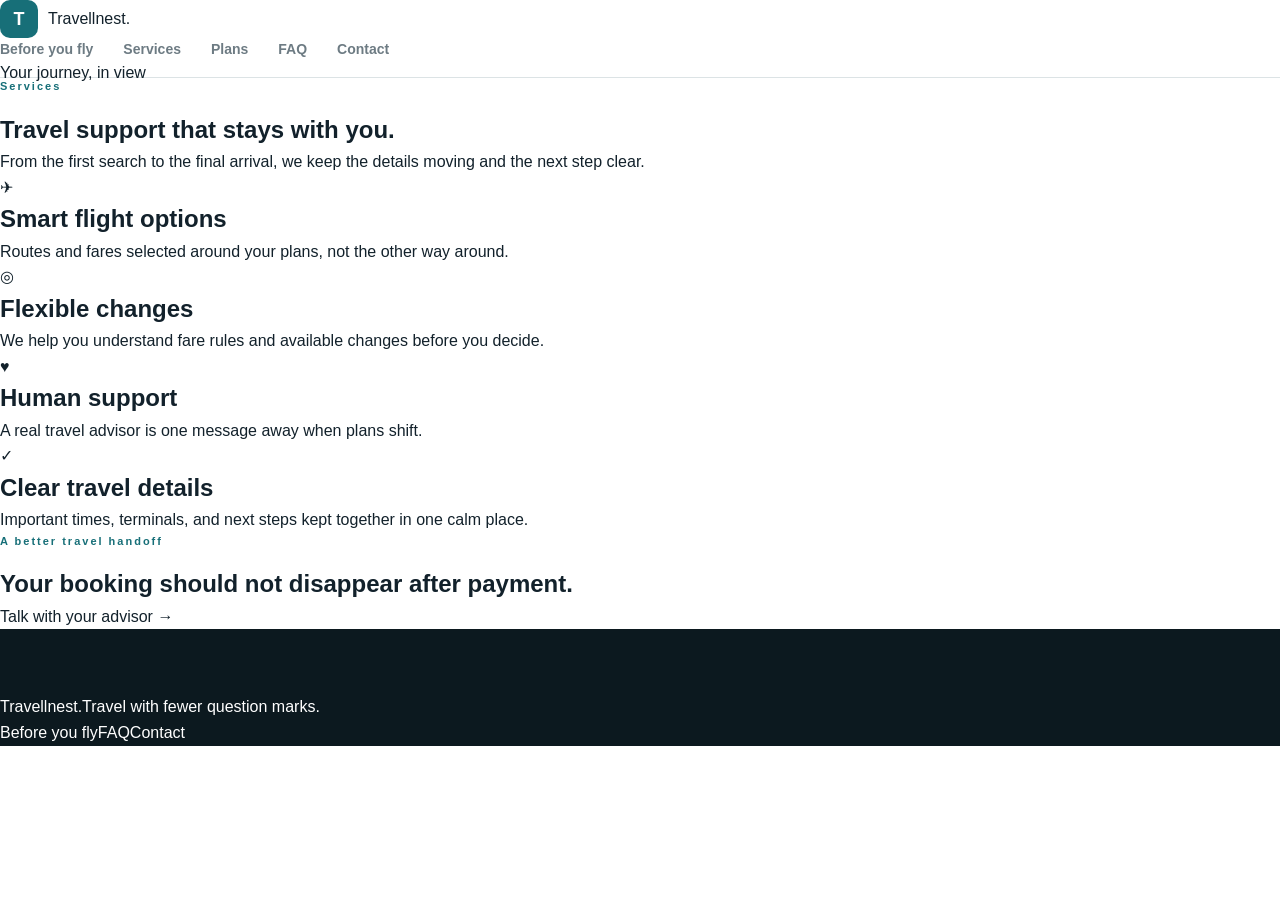
<file: services.html>
<!DOCTYPE html>
<html lang="en"><head><meta charset="UTF-8" /><meta name="viewport" content="width=device-width, initial-scale=1.0" /><meta name="description" content="Travel support services from Travellnest." /><title>Services | Travellnest</title><link rel="preconnect" href="https://fonts.googleapis.com" /><link rel="preconnect" href="https://fonts.gstatic.com" crossorigin /><link href="https://fonts.googleapis.com/css2?family=DM+Mono:wght@400;500&family=Manrope:wght@400;500;600;700;800&display=swap" rel="stylesheet" /><link rel="stylesheet" href="style.css" /></head>
<body class="inner-page"><header class="site-header"><a class="brand" href="index.html"><span class="brand-mark">T</span><span>Travellnest<span class="brand-dot">.</span></span></a><nav class="header-nav" aria-label="Main navigation"><a href="check-in.html">Before you fly</a><a href="services.html">Services</a><a href="pricing.html">Plans</a><a href="faq.html">FAQ</a><a href="contact.html">Contact</a></nav><div class="header-note"><span class="live-dot"></span> Your journey, in view</div></header><main><section class="inner-hero section-shell"><p class="eyebrow dark-eyebrow">Services</p><h1>Travel support that stays with you.</h1><p>From the first search to the final arrival, we keep the details moving and the next step clear.</p></section><section class="service-page-grid section-shell"><article><span class="service-icon">&#9992;</span><h2>Smart flight options</h2><p>Routes and fares selected around your plans, not the other way around.</p></article><article><span class="service-icon">&#9678;</span><h2>Flexible changes</h2><p>We help you understand fare rules and available changes before you decide.</p></article><article><span class="service-icon">&#9829;</span><h2>Human support</h2><p>A real travel advisor is one message away when plans shift.</p></article><article><span class="service-icon">&#10003;</span><h2>Clear travel details</h2><p>Important times, terminals, and next steps kept together in one calm place.</p></article></section><section class="deep-callout"><div class="section-shell"><p class="eyebrow">A better travel handoff</p><h2>Your booking should not disappear after payment.</h2><a class="text-link" href="contact.html">Talk with your advisor <span>&#8594;</span></a></div></section></main><footer class="site-footer section-shell"><span>Travellnest<span class="brand-dot">.</span></span><span>Travel with fewer question marks.</span><nav><a href="check-in.html">Before you fly</a><a href="faq.html">FAQ</a><a href="contact.html">Contact</a></nav></footer></body></html>
</file>
<file: style.css>
/* =========================================================
ROOT
========================================================= */

:root {

  --ink: #12212b;
  --ink-light: #263943;
  --muted: #6d7b83;

  --paper: #ffffff;
  --cream: #f6f3ed;
  --soft: #eef3f4;

  --line: #dce3e5;

  --teal: #176f78;
  --teal-dark: #10535b;
  --teal-light: #dceff0;

  --coral: #d96850;
  --yellow: #e9c76b;

  --green: #27805e;
  --green-light: #e2f3eb;

  --red: #b94d43;
  --red-light: #f9e7e5;

  --white: #ffffff;

  --shadow:
    0 20px 60px rgba(18, 33, 43, 0.08);

  --radius: 18px;

}


/* =========================================================
RESET
========================================================= */

* {

  box-sizing: border-box;

  margin: 0;

  padding: 0;

}


html {

  scroll-behavior: smooth;

}


body {

  font-family:
    Arial,
    Helvetica,
    sans-serif;

  color: var(--ink);

  background: var(--paper);

  line-height: 1.6;

}


img {

  max-width: 100%;

  display: block;

}



a {

  color: inherit;

  text-decoration: none;

}


button,
input {

  font: inherit;

}


/* =========================================================
CONTAINER
========================================================= */

.container {

  width: min(1180px,
      calc(100% - 40px));

  margin: 0 auto;

}


/* =========================================================
HEADER
========================================================= */

.site-header {

  height: 78px;

  background:
    rgba(255, 255, 255, 0.96);

  border-bottom:
    1px solid var(--line);

  position: sticky;

  top: 0;

  z-index: 100;

}


.header-inner {

  height: 100%;

  display: flex;

  align-items: center;

  justify-content: space-between;

  gap: 30px;

  position: relative;

}


.brand {

  display: inline-flex;

  align-items: center;

  gap: 10px;

  flex-shrink: 0;

}


.brand-mark {

  width: 38px;

  height: 38px;

  display: flex;

  align-items: center;

  justify-content: center;

  background: var(--teal);

  color: var(--white);

  font-size: 18px;

  font-weight: 700;

  border-radius: 10px;

}


.brand-text {

  font-size: 18px;

  font-weight: 700;

  letter-spacing: -0.3px;

}


.header-nav {

  display: flex;

  align-items: center;

  gap: 30px;

}


.header-nav a {

  color: var(--muted);

  font-size: 14px;

  font-weight: 600;

  transition: 0.2s ease;

}


.header-nav a:hover,
.header-nav a.active {

  color: var(--teal);

}


.header-button {

  background: var(--ink);

  color: var(--white);

  padding: 11px 18px;

  border-radius: 9px;

  font-size: 13px;

  font-weight: 700;

  transition: 0.2s ease;

}


.header-button:hover {

  background: var(--teal);

}


/* =========================================================
MOBILE MENU BUTTON
========================================================= */

.mobile-menu-button {

  display: none;

  width: 42px;

  height: 42px;

  padding: 8px;

  border:
    1px solid var(--line);

  border-radius: 10px;

  background: var(--white);

  align-items: center;

  justify-content: center;

  flex-direction: column;

  gap: 5px;

  cursor: pointer;

}


.mobile-menu-button span {

  display: block;

  width: 20px;

  height: 2px;

  border-radius: 2px;

  background: var(--ink);

}


/* =========================================================
AIRPLANE BACKGROUND SECTIONS
========================================================= */

.airplane-bg {

  position: relative;

  background-size: cover;

  background-position: center;

  background-repeat: no-repeat;

  overflow: hidden;

}


.airplane-bg::before {

  content: "";

  position: absolute;

  inset: 0;

  background:
    rgba(255, 255, 255, 0.78);

  z-index: 0;

}


.airplane-bg>.container {

  position: relative;

  z-index: 1;

}


/* =========================================================
AIRPLANE BACKGROUND IMAGES
========================================================= */

.airplane-1 {

  background-image:
    url("imgs/airplane 1.png");

}


.airplane-2 {

  background-image:
    url("imgs/airplane 2.png");

}


.airplane-3 {

  background-image:
    url("imgs/airplane 3.png");

}


/* =========================================================
HERO
========================================================= */

.hero {

  position: relative;

  min-height: 620px;

  display: flex;

  align-items: center;

  overflow: hidden;

}


/* DARK HERO OVERLAY */

.hero.airplane-bg::before {

  background:
    rgba(18, 33, 43, 0.72);

}


/* HERO GRID */

.hero-grid {

  display: grid;

  grid-template-columns:
    1fr;

  align-items: center;

  min-height: 620px;

}


/* HERO CONTENT */

.hero-content {

  max-width: 680px;

  padding: 80px 0;

  color: var(--white);

}


.hero-content .eyebrow {

  color: #9bc5c9;

}


.hero h1 {

  margin:
    18px 0 22px;

  max-width: 650px;

  font-size:
    clamp(3rem,
      5vw,
      5.2rem);

  line-height: 0.98;

  letter-spacing: -0.04em;

}


.hero h1 span {

  display: block;

}


.hero-description {

  max-width: 590px;

  margin-bottom: 34px;

  color:
    rgba(255, 255, 255, 0.82);

  font-size: 1.08rem;

  line-height: 1.8;

}


/* =========================================================
EYEBROW
========================================================= */

.eyebrow {

  color: var(--teal);

  font-size: 11px;

  font-weight: 800;

  letter-spacing: 2px;

  margin-bottom: 15px;

}


/* =========================================================
TRACKING FORM
========================================================= */

.tracking-form {

  margin-top: 35px;

  max-width: 650px;

}


.tracking-form label {

  display: block;

  color: var(--white);

  font-size: 12px;

  font-weight: 800;

  margin-bottom: 9px;

}


.tracking-input-row {

  display: flex;

  gap: 10px;

}


.tracking-input-row input {

  flex: 1;

  min-width: 0;

  height: 56px;

  padding:
    0 17px;

  border:
    1px solid rgba(255, 255, 255, 0.25);

  border-radius: 10px;

  background:
    rgba(255, 255, 255, 0.12);

  color: var(--white);

  outline: none;

  box-shadow:
    0 8px 25px rgba(0, 0, 0, 0.08);

  backdrop-filter:
    blur(8px);

}


.tracking-input-row input::placeholder {

  color:
    rgba(255, 255, 255, 0.68);

}


.tracking-input-row input:focus {

  border-color:
    rgba(255, 255, 255, 0.65);

}


.tracking-input-row button {

  height: 56px;

  border: 0;

  border-radius: 10px;

  padding:
    0 25px;

  background: var(--teal);

  color: var(--white);

  font-weight: 700;

  cursor: pointer;

  transition: 0.2s ease;

}


.tracking-input-row button:hover {

  background:
    var(--teal-dark);

}


.tracking-input-row button:disabled {

  opacity: 0.6;

  cursor: not-allowed;

}


.tracking-hint {

  color:
    rgba(255, 255, 255, 0.68);

  font-size: 12px;

  margin-top: 9px;

}


.tracking-message {

  min-height: 20px;

  margin-top: 8px;

  font-size: 13px;

  color: #ffb4aa;

}


.status-dot {

  width: 9px;

  height: 9px;

  border-radius: 50%;

  background: #57b98c;

  box-shadow:
    0 0 0 5px rgba(87, 185, 140, 0.12);

}


/* =========================================================
QUICK SECTION
========================================================= */

.quick-section {

  padding: 30px 0;

  background:
    var(--white);

}


.quick-grid {

  display: grid;

  grid-template-columns:
    repeat(3, 1fr);

  gap: 16px;

}


.quick-card {

  display: flex;

  align-items: flex-start;

  gap: 17px;

  padding: 24px;

  border:
    1px solid var(--line);

  border-radius: 14px;

  background:
    var(--white);

  transition: 0.2s ease;

}


.quick-card:hover {

  transform:
    translateY(-3px);

  border-color:
    var(--teal);

  box-shadow:
    var(--shadow);

}


.quick-icon {

  width: 43px;

  height: 43px;

  flex-shrink: 0;

  border-radius: 11px;

  display: flex;

  align-items: center;

  justify-content: center;

  background:
    var(--teal-light);

  color:
    var(--teal);

  font-weight: 800;

}


.quick-card h3 {

  font-size: 15px;

  margin-bottom: 4px;

}


.quick-card p {

  color:
    var(--muted);

  font-size: 12px;

  line-height: 1.5;

}


/* =========================================================
GENERAL SECTIONS
========================================================= */

.tracking-section,
.before-section,
.services-section,
.journey-info-section,
.faq-section,
.contact-section {

  padding: 100px 0;

}


.section-heading {

  max-width: 700px;

  margin-bottom: 45px;

}


.section-heading.centered {

  text-align: center;

  margin-left: auto;

  margin-right: auto;

}


.section-heading h2 {

  font-size:
    clamp(34px,
      4vw,
      50px);

  line-height: 1.05;

  letter-spacing: -1.8px;

}


.section-heading p {

  color:
    var(--muted);

  margin-top: 15px;

  font-size: 15px;

}


.section-heading>p {

  max-width: 580px;

}


/* =========================================================
EMPTY TRACKING
========================================================= */

.tracking-empty {

  padding:
    75px 30px;

  border:
    1px dashed #cbd7da;

  border-radius:
    var(--radius);

  text-align: center;

  background:
    #fafcfc;

}


.empty-icon {

  width: 60px;

  height: 60px;

  margin:
    0 auto 18px;

  border-radius: 50%;

  background:
    var(--teal-light);

  color:
    var(--teal);

  display: flex;

  align-items: center;

  justify-content: center;

  font-size: 23px;

}


.tracking-empty h3 {

  font-size: 22px;

}


.tracking-empty p {

  max-width: 430px;

  margin:
    8px auto 18px;

  color:
    var(--muted);

  font-size: 14px;

}


.tracking-empty a {

  color:
    var(--teal);

  font-size: 13px;

  font-weight: 700;

}


/* =========================================================
FLIGHT RESULT
========================================================= */

.flight-result {

  border:
    1px solid var(--line);

  border-radius:
    20px;

  overflow: hidden;

  background:
    var(--white);

  box-shadow:
    var(--shadow);

}


.hidden {

  display: none !important;

}


.flight-result-header {

  padding: 30px;

  display: flex;

  align-items: center;

  justify-content: space-between;

  gap: 25px;

  background:
    var(--ink);

  color:
    var(--white);

}


.result-label {

  display: block;

  color:
    var(--teal);

  font-size: 10px;

  letter-spacing: 1.7px;

  font-weight: 800;

  margin-bottom: 7px;

}


.flight-result-header .result-label {

  color:
    #9bc5c9;

}


.flight-result-header h3 {

  font-size: 25px;

}


.flight-result-header p {

  color:
    #93a8ae;

  font-size: 12px;

  margin-top: 3px;

}


.flight-status {

  padding:
    9px 15px;

  border-radius:
    50px;

  background:
    rgba(255, 255, 255, 0.1);

  color:
    #c7dbde;

  font-size: 11px;

  font-weight: 800;

  text-transform: uppercase;

  letter-spacing: 0.8px;

}


/* =========================================================
ROUTE CARD
========================================================= */

.flight-route-card {

  display: grid;

  grid-template-columns:
    1fr 1.3fr 1fr;

  align-items: center;

  gap: 25px;

  padding:
    45px 35px;

  border-bottom:
    1px solid var(--line);

}


.route-location {

  display: flex;

  flex-direction: column;

}


.route-location-right {

  text-align: right;

}


.route-label {

  color:
    var(--muted);

  font-size: 10px;

  font-weight: 800;

  letter-spacing: 1.5px;

  margin-bottom: 5px;

}


.route-location strong {

  font-size: 32px;

  line-height: 1;

}


.route-location span:last-child {

  color:
    var(--muted);

  font-size: 12px;

  margin-top: 8px;

}


.route-middle {

  text-align: center;

}


.route-line {

  position: relative;

  height: 30px;

  display: flex;

  align-items: center;

}


.route-line::before {

  content: "";

  position: absolute;

  left: 0;

  right: 0;

  height: 1px;

  background:
    repeating-linear-gradient(to right,
      #a9b7bb 0,
      #a9b7bb 6px,
      transparent 6px,
      transparent 12px);

}


.route-plane {

  position: relative;

  z-index: 1;

  background:
    var(--white);

  padding:
    0 10px;

  font-size: 19px;

}


.route-middle>span:last-child {

  color:
    var(--muted);

  font-size: 11px;

  font-weight: 700;

}


/* =========================================================
FLIGHT INFORMATION
========================================================= */

.flight-information {

  display: grid;

  grid-template-columns:
    repeat(4, 1fr);

  border-bottom:
    1px solid var(--line);

}


.information-item {

  padding:
    23px 25px;

  border-right:
    1px solid var(--line);

  border-bottom:
    1px solid var(--line);

}


.information-item:nth-child(4n) {

  border-right: 0;

}


.information-item span {

  display: block;

  color:
    var(--muted);

  font-size: 10px;

  text-transform: uppercase;

  letter-spacing: 1px;

  margin-bottom: 5px;

}


.information-item strong {

  display: block;

  font-size: 14px;

  word-break:
    break-word;

}


/* =========================================================
JOURNEY
========================================================= */

.journey-section {

  padding: 35px;

  border-bottom:
    1px solid var(--line);

}


.journey-heading {

  display: flex;

  justify-content: space-between;

  align-items: flex-end;

  gap: 20px;

  margin-bottom: 35px;

}


.journey-heading h3 {

  font-size: 22px;

}


.journey-heading>span {

  color:
    var(--muted);

  font-size: 11px;

}


.journey-progress {

  position: relative;

  display: grid;

  grid-template-columns:
    repeat(3, 1fr);

  gap: 15px;

}


.progress-line {

  position: absolute;

  top: 18px;

  left: 16%;

  right: 16%;

  height: 2px;

  background:
    var(--line);

}


.progress-step {

  position: relative;

  z-index: 2;

  display: flex;

  align-items: center;

  flex-direction: column;

  text-align: center;

}


.progress-circle {

  width: 36px;

  height: 36px;

  border-radius: 50%;

  background:
    var(--soft);

  border:
    3px solid var(--white);

  box-shadow:
    0 0 0 1px var(--line);

  display: flex;

  align-items: center;

  justify-content: center;

  font-size: 11px;

  font-weight: 800;

  color:
    var(--muted);

  margin-bottom: 10px;

}


.progress-step span {

  color:
    var(--muted);

  font-size: 11px;

  font-weight: 700;

}


.progress-step.active .progress-circle {

  background:
    var(--teal);

  color:
    var(--white);

  box-shadow:
    0 0 0 1px var(--teal);

}


.progress-step.active span {

  color:
    var(--teal);

}


.progress-step.completed .progress-circle {

  background:
    var(--green);

  color:
    var(--white);

  box-shadow:
    0 0 0 1px var(--green);

}


.progress-step.completed span {

  color:
    var(--green);

}


/* =========================================================
ERROR
========================================================= */

.flight-error {

  margin:
    30px 35px;

  padding:
    22px;

  border:
    1px solid #efc6c1;

  border-radius:
    13px;

  background:
    var(--red-light);

  display: flex;

  gap: 15px;

}


.error-icon {

  width: 35px;

  height: 35px;

  flex-shrink: 0;

  display: flex;

  align-items: center;

  justify-content: center;

  border-radius: 50%;

  background:
    var(--red);

  color:
    var(--white);

  font-weight: 800;

}


.flight-error span {

  color:
    var(--red);

  font-size: 10px;

  letter-spacing: 1px;

  font-weight: 800;

}


.flight-error h3 {

  font-size: 17px;

  margin:
    2px 0 4px;

}


.flight-error p {

  color:
    #704b47;

  font-size: 13px;

}


/* =========================================================
POPULAR FLIGHTS
========================================================= */

.popular-section {

  padding:
    100px 0;

  background:
    var(--white);

}


.popular-heading {

  display: flex;

  justify-content: space-between;

  align-items: flex-end;

  gap: 40px;

}


.popular-heading>p {

  max-width: 390px;

  margin-bottom: 5px;

}


.popular-grid {

  display: flex;

  gap: 18px;

  overflow-x: auto;

  padding:
    5px 0 15px;

  scroll-snap-type:
    x mandatory;

  scrollbar-width:
    none;

}


.popular-grid::-webkit-scrollbar {

  display: none;

}


.destination-card {

  position: relative;

  flex:
    0 0 270px;

  height: 330px;

  overflow: hidden;

  border-radius: 18px;

  background:
    var(--ink);

  scroll-snap-align:
    start;

}


.destination-card img {

  width: 100%;

  height: 100%;

  object-fit: cover;

  transition:
    transform 0.45s ease;

}


.destination-card:hover img {

  transform:
    scale(1.07);

}


.destination-card::after {

  content: "";

  position: absolute;

  inset: 0;

  background:
    linear-gradient(to top,
      rgba(10, 22, 28, 0.90),
      rgba(10, 22, 28, 0.08) 65%);

}


.destination-overlay {

  position: absolute;

  z-index: 2;

  left: 23px;

  right: 23px;

  bottom: 22px;

  color:
    var(--white);

}


.destination-overlay span {

  display: block;

  margin-bottom: 6px;

  color:
    #c8e1e3;

  font-size: 10px;

  font-weight: 800;

  letter-spacing: 1.3px;

  text-transform: uppercase;

}


.destination-overlay h3 {

  display: block;

  font-size: 21px;

  line-height: 1.2;

  margin-bottom: 5px;

}


.destination-overlay p {

  font-size: 12px;

  color:
    #d7e5e6;

}


/* =========================================================
BEFORE YOU FLY
========================================================= */

.before-section {

  background-color:
    var(--cream);

}


.before-section::before {

  background:
    rgba(246, 243, 237, 0.76);

}


.before-grid {

  display: grid;

  grid-template-columns:
    repeat(4, 1fr);

  gap: 18px;

}


.before-card {

  background:
    rgba(255, 255, 255, 0.94);

  border:
    1px solid var(--line);

  border-radius:
    15px;

  padding:
    27px;

  backdrop-filter:
    blur(3px);

}


.card-number {

  color:
    var(--coral);

  font-size: 11px;

  font-weight: 800;

}


.before-card h3 {

  font-size: 19px;

  margin:
    28px 0 9px;

}


.before-card p {

  color:
    var(--muted);

  font-size: 13px;

  line-height: 1.6;

}


.before-card a {

  display: inline-block;

  margin-top: 22px;

  color:
    var(--teal);

  font-size: 12px;

  font-weight: 800;

}


/* =========================================================
SERVICES
========================================================= */

.services-section {

  background-color:
    var(--white);

}


.services-section::before {

  background:
    rgba(255, 255, 255, 0.82);

}


.services-layout {

  display: grid;

  grid-template-columns:
    0.8fr 1.2fr;

  gap: 100px;

}


.services-intro h2 {

  font-size:
    clamp(34px,
      4vw,
      52px);

  line-height: 1.05;

  letter-spacing: -1.8px;

}


.services-intro p {

  color:
    var(--muted);

  max-width: 450px;

  margin:
    18px 0 28px;

  font-size: 14px;

}


.primary-button {

  display: inline-flex;

  background:
    var(--teal);

  color:
    var(--white);

  padding:
    13px 20px;

  border-radius: 9px;

  font-size: 12px;

  font-weight: 700;

}


.primary-button:hover {

  background:
    var(--teal-dark);

}


.service-item {

  display: grid;

  grid-template-columns:
    55px 1fr;

  gap: 20px;

  padding:
    25px 0;

  border-bottom:
    1px solid var(--line);

}


.service-item:first-child {

  border-top:
    1px solid var(--line);

}


.service-number {

  color:
    var(--coral);

  font-size: 11px;

  font-weight: 800;

}


.service-item h3 {

  font-size: 18px;

  margin-bottom: 5px;

}


.service-item p {

  color:
    var(--muted);

  font-size: 13px;

  max-width: 570px;

}


/* =========================================================
JOURNEY INFORMATION
========================================================= */

.journey-info-section {

  background:
    var(--ink);

  color:
    var(--white);

}


.journey-info-card {

  display: grid;

  grid-template-columns:
    0.9fr 1.1fr;

  gap: 100px;

  align-items: center;

}


.journey-info-content .eyebrow {

  color:
    #9bc5c9;

}


.journey-info-content h2 {

  font-size:
    clamp(35px,
      4vw,
      53px);

  line-height: 1.05;

  letter-spacing: -2px;

}


.journey-info-content p {

  color:
    #a6b6bb;

  max-width: 500px;

  margin-top: 20px;

  font-size: 14px;

}


.journey-info-list {

  border-top:
    1px solid rgba(255, 255, 255, 0.12);

}


.journey-info-item {

  display: grid;

  grid-template-columns:
    45px 1fr;

  gap: 15px;

  padding:
    23px 0;

  border-bottom:
    1px solid rgba(255, 255, 255, 0.12);

}


.journey-info-item>span {

  color:
    #83b6bb;

  font-size: 11px;

  font-weight: 800;

}


.journey-info-item strong {

  font-size: 16px;

}


.journey-info-item p {

  color:
    #91a4aa;

  font-size: 12px;

  margin-top: 3px;

}


/* =========================================================
FAQ
========================================================= */

.faq-section {

  background:
    var(--cream);

}


.faq-list {

  max-width: 850px;

  margin:
    0 auto;

}


.faq-item {

  background:
    var(--white);

  border:
    1px solid var(--line);

  margin-bottom: 10px;

  border-radius: 11px;

  overflow: hidden;

}


.faq-item summary {

  cursor: pointer;

  padding:
    20px 23px;

  font-size: 14px;

  font-weight: 700;

  list-style: none;

  position: relative;

  padding-right: 50px;

}


.faq-item summary::-webkit-details-marker {

  display: none;

}


.faq-item summary::after {

  content: "+";

  position: absolute;

  right: 22px;

  top: 17px;

  color:
    var(--teal);

  font-size: 20px;

  font-weight: 400;

}


.faq-item[open] summary::after {

  content: "−";

}


.faq-item p {

  color:
    var(--muted);

  font-size: 13px;

  padding:
    0 23px 22px;

}


/* =========================================================
CONTACT
========================================================= */

.contact-section {

  background:
    var(--white);

}


.contact-card {

  padding: 55px;

  border-radius: 20px;

  background:
    linear-gradient(135deg,
      #edf5f5,
      #f7f0e8);

  display: flex;

  justify-content: space-between;

  align-items: center;

  gap: 50px;

}


.contact-card h2 {

  max-width: 650px;

  font-size:
    clamp(34px,
      4vw,
      52px);

  line-height: 1.05;

  letter-spacing: -2px;

}


.contact-card p {

  color:
    var(--muted);

  max-width: 600px;

  margin-top: 15px;

  font-size: 14px;

}


.contact-actions {

  display: flex;

  flex-direction: column;

  align-items: flex-start;

  gap: 15px;

  flex-shrink: 0;

}


.contact-button {

  background:
    var(--teal);

  color:
    var(--white);

  padding:
    14px 21px;

  border-radius: 9px;

  font-size: 12px;

  font-weight: 700;

}


.contact-button:hover {

  background:
    var(--teal-dark);

}


.contact-link {

  color:
    var(--teal);

  font-size: 12px;

  font-weight: 700;

}


/* =========================================================
FOOTER
========================================================= */

.site-footer {

  background:
    #0c191f;

  color:
    var(--white);

  padding-top: 65px;

}


.footer-inner {

  display: grid;

  grid-template-columns:
    1fr 0.7fr;

  gap: 80px;

  padding-bottom: 50px;

}


.footer-brand p {

  max-width: 350px;

  color:
    #82959b;

  font-size: 12px;

  margin-top: 17px;

}


.footer-links {

  display: grid;

  grid-template-columns:
    repeat(2, 1fr);

  gap: 30px;

}


.footer-links div {

  display: flex;

  flex-direction: column;

  gap: 9px;

}


.footer-links strong {

  font-size: 11px;

  letter-spacing: 1px;

  text-transform: uppercase;

  margin-bottom: 5px;

}


.footer-links a {

  color:
    #82959b;

  font-size: 12px;

}


.footer-links a:hover {

  color:
    var(--white);

}


.footer-bottom {

  border-top:
    1px solid rgba(255, 255, 255, 0.1);

  padding:
    20px 0;

  display: flex;

  justify-content: space-between;

  color:
    #64777d;

  font-size: 10px;

}


/* =========================================================
FLIGHT ACCESS POPUP
========================================================= */

.flight-popup {

  position: fixed;

  inset: 0;

  z-index: 9999;

  display: flex;

  align-items: center;

  justify-content: center;

  padding: 20px;

}


.flight-popup.hidden {

  display: none;

}


.flight-popup-overlay {

  position: absolute;

  inset: 0;

  background:
    rgba(0, 0, 0, 0.55);

}


.flight-popup-card {

  position: relative;

  z-index: 2;

  width:
    min(440px,
      100%);

  padding:
    38px 32px;

  background:
    #ffffff;

  border-radius:
    20px;

  text-align:
    center;

  box-shadow:
    0 25px 70px rgba(0, 0, 0, 0.22);

}


.flight-popup-close {

  position: absolute;

  top: 14px;

  right: 16px;

  width: 36px;

  height: 36px;

  border: 0;

  border-radius: 50%;

  background:
    #f2f4f6;

  color:
    #333;

  font-size: 24px;

  line-height: 1;

  cursor: pointer;

}


.flight-popup-icon {

  width: 64px;

  height: 64px;

  margin:
    0 auto 18px;

  display: flex;

  align-items: center;

  justify-content: center;

  border-radius: 50%;

  background:
    #eef5f8;

  font-size: 28px;

}


.flight-popup-label {

  display: block;

  margin-bottom: 8px;

  font-size: 12px;

  font-weight: 700;

  letter-spacing: 1.5px;

  color:
    #2f5f77;

}


.flight-popup-card h2 {

  margin:
    0 0 12px;

  font-size: 26px;

  line-height: 1.2;

  color:
    #17212b;

}


.flight-popup-card p {

  margin:
    0 auto 24px;

  max-width: 350px;

  font-size: 15px;

  line-height: 1.6;

  color:
    #66727d;

}


.flight-popup-button {

  width: 100%;

  padding:
    13px 20px;

  border: 0;

  border-radius: 10px;

  background:
    #2f5f77;

  color:
    #ffffff;

  font-size: 15px;

  font-weight: 700;

  cursor: pointer;

}


.flight-popup-button:hover {

  background:
    #244d62;

}

/* =========================================================
   FLIGHT DETAILS TEXT VISIBILITY
========================================================= */

.flight-result {
  color: var(--ink);
  background: var(--white);
}


.flight-route-card,
.information-item,
.journey-section {
  color: var(--ink);
}


.route-location strong {
  color: var(--ink);
}


.route-location span:last-child,
.route-label,
.route-middle>span:last-child {
  color: var(--muted);
}


.information-item span {
  color: var(--muted);
}


.information-item strong {
  color: var(--ink);
}


.journey-heading h3 {
  color: var(--ink);
}


.journey-heading>span {
  color: var(--muted);
}


.progress-step span {
  color: var(--muted);
}


/* =========================================================
   NORMAL SECTION TEXT
========================================================= */

.section-heading h2,
.popular-heading h2,
.before-card h3,
.service-item h3,
.faq-item summary,
.contact-card h2 {
  color: var(--ink);
}


.section-heading p,
.popular-heading>p,
.before-card p,
.service-item p,
.faq-item p,
.contact-card p {
  color: var(--muted);
}

/* =========================================================
   BOARDING AIRLINE LOGO — DESKTOP
========================================================= */

.boarding-airline-logo {
  width: 150px;
  height: 65px;
  object-fit: contain;
  display: block;
}


/* =========================================================
   BOARDING PASS MOBILE RESULT
========================================================= */

@media (max-width: 600px) {

  #boardingPassResult .boarding-airline-logo {
    width: 105px;
    height: 80px;
    object-fit: contain;
    margin: 0;
    justify-self: end;
  }

}


/* =========================================================
   VERY SMALL PHONES
========================================================= */

@media (max-width: 430px) {

  #boardingPassResult .boarding-airline-logo {
    width: 95px;
    height: 75px;
  }

}


@media (max-width: 950px) {


  /* HEADER */

  .header-nav {

    display: none;

    position: absolute;

    top:
      calc(100% + 1px);

    left: 0;

    right: 0;

    padding:
      12px 14px;

    background:
      var(--white);

    border-bottom:
      1px solid var(--line);

    box-shadow:
      0 15px 30px rgba(18, 33, 43, 0.08);

    flex-direction: column;

    align-items: stretch;

    gap: 3px;

  }


  .header-nav.mobile-open {

    display: flex;

  }


  .header-nav a {

    padding:
      13px 12px;

    border-radius: 8px;

  }


  .header-nav a:hover {

    background:
      var(--soft);

  }


  .mobile-menu-button {

    display: flex;

  }


  /* HERO */

  .hero {

    min-height: 560px;

  }


  .hero-grid {

    min-height: 560px;

  }


  .hero-content {

    max-width: 620px;

    padding:
      70px 0;

  }


  .hero h1 {

    font-size:
      clamp(2.8rem,
        7vw,
        4.3rem);

  }


  .hero-description {

    max-width: 560px;

  }


  /* QUICK */

  .quick-grid {

    grid-template-columns:
      1fr;

  }


  /* BEFORE */

  .before-grid {

    grid-template-columns:
      repeat(2, 1fr);

  }


  /* SERVICES */

  .services-layout {

    grid-template-columns:
      1fr;

    gap: 50px;

  }


  /* JOURNEY INFO */

  .journey-info-card {

    grid-template-columns:
      1fr;

    gap: 50px;

  }


  /* CONTACT */

  .contact-card {

    flex-direction:
      column;

    align-items:
      flex-start;

  }

}


/* =========================================================
MOBILE
========================================================= */

@media (max-width: 700px) {


  /* CONTAINER */

  .container {

    width:
      min(100% - 28px,
        1180px);

  }


  /* HEADER */

  .site-header {

    height: 68px;

  }


  .header-button {

    display: none;

  }


  .brand-text {

    font-size: 16px;

  }


  /* HERO */

  .hero {

    min-height:
      auto;

  }


  .hero-grid {

    min-height:
      auto;

  }


  .hero-content {

    max-width:
      100%;

    padding:
      70px 0 65px;

  }


  .hero h1 {

    margin-top:
      14px;

    margin-bottom:
      18px;

    font-size:
      clamp(2.5rem,
        12vw,
        3.6rem);

    line-height:
      1;

  }


  .hero-description {

    margin-bottom:
      28px;

    font-size:
      1rem;

    line-height:
      1.7;

  }


  /* TRACKING FORM */

  .tracking-form {

    max-width:
      100%;

  }


  .tracking-input-row {

    flex-direction:
      column;

  }


  .tracking-input-row input {

    width:
      100%;

    height: 64px !important;
    min-height: 64px !important;

    padding:
      0 18px;

    font-size:
      16px;

  }


  .tracking-input-row button {

    width:
      100%;


    height: 64px;
    min-height: 64px;

    font-size:
      15px;

  }


  .tracking-hint {

    font-size:
      11px;

  }


  /* SECTIONS */

  .tracking-section,
  .before-section,
  .services-section,
  .journey-info-section,
  .faq-section,
  .contact-section {

    padding:
      70px 0;

  }


  /* SECTION HEADINGS */

  .section-heading {

    margin-bottom:
      35px;

  }


  .section-heading h2 {

    font-size:
      clamp(32px,
        9vw,
        44px);

  }


  /* POPULAR */

  .popular-section {

    padding:
      70px 0;

  }


  .popular-heading {

    flex-direction:
      column;

    align-items:
      flex-start;

    gap:
      10px;

  }


  .popular-heading>p {

    margin-bottom:
      0;

  }


  .destination-card {

    flex-basis:
      250px;

    height:
      310px;

  }


  /* FLIGHT RESULT */

  .flight-result-header {

    align-items:
      flex-start;

    flex-direction:
      column;

  }


  .flight-route-card {

    grid-template-columns:
      1fr;

    text-align:
      center;

    padding:
      35px 25px;

  }


  .route-location,
  .route-location-right {

    align-items:
      center;

    text-align:
      center;

  }


  .route-middle {

    width:
      100%;

  }


  .flight-information {

    grid-template-columns:
      repeat(2, 1fr);

  }


  .information-item:nth-child(2n) {

    border-right:
      0;

  }


  .information-item {

    padding:
      19px;

  }


  .journey-section {

    padding:
      25px 20px;

  }


  .journey-heading {

    align-items:
      flex-start;

    flex-direction:
      column;

  }


  .flight-error {

    margin:
      25px 20px;

  }


  /* BEFORE */

  .before-grid {

    grid-template-columns:
      1fr;

  }


  /* SERVICES */

  .service-item {

    grid-template-columns:
      45px 1fr;

    gap:
      15px;

  }


  /* JOURNEY INFO */

  .journey-info-item {

    grid-template-columns:
      40px 1fr;

  }


  /* FAQ */

  .faq-item summary {

    padding:
      18px 20px;

    padding-right:
      45px;

  }


  .faq-item p {

    padding:
      0 20px 20px;

  }


  /* CONTACT */

  .contact-card {

    padding:
      35px 25px;

  }


  .contact-actions {

    width:
      100%;

  }


  .contact-button {

    text-align:
      center;

  }


  /* FOOTER */

  .footer-inner {

    grid-template-columns:
      1fr;

    gap:
      40px;

  }


  .footer-bottom {

    flex-direction:
      column;

    gap:
      8px;

  }

}

/* =========================================================
   BOARDING PASS MOBILE RESULT
========================================================= */

@media (max-width: 600px) {

  #boardingPassResult .flight-result-header {

    display: grid;

    grid-template-columns:
      1fr auto;

    align-items: center;

    gap: 18px;

    width: 100%;

  }


  /* =======================================================
     LEFT SIDE
     TRACKING NUMBER + STATUS
  ======================================================= */

  #boardingPassResult .flight-result-header > div:first-child {

    display: flex;

    flex-direction: column;

    align-items: flex-start;

    justify-content: center;

    min-width: 0;

    margin: 0;

  }


  #boardingPassResult #boardingPassTrackingNumber {

    text-align: left;

    margin: 0;

    width: 100%;

    word-break: break-word;

  }


  #boardingPassResult #boardingPassStatus {

    margin:

      8px 0 0;

    text-align: left;

  }

}


/* =========================================================
   VERY SMALL PHONES
========================================================= */

@media (max-width: 430px) {

  #boardingPassResult .flight-result-header {

    grid-template-columns:
      minmax(0, 1fr) 90px;

    gap:
      12px;

  }


  #boardingPassResult #boardingPassTrackingNumber {

    font-size:
      13px;

  }


  #boardingPassResult #boardingPassStatus {

    font-size:
      12px;

  }

}

/* =========================================================
SMALL MOBILE
========================================================= */

@media (max-width: 430px) {


  .header-button {

    display:
      none;

  }


  .hero-content {

    padding:
      55px 0;

  }


  .hero h1 {

    font-size:
      2.45rem;

  }


  .hero-description {

    font-size:
      0.95rem;

  }


  .tracking-input-row input,
  .tracking-input-row button {

    height:
      56px;

  }


  .flight-information {

    grid-template-columns:
      1fr;

  }


  .information-item,
  .information-item:nth-child(2n),
  .information-item:nth-child(4n) {

    border-right:
      0;

  }


  .journey-progress {

    gap:
      5px;

  }


  .progress-step span {

    font-size:
      9px;

  }


  .progress-circle {

    width:
      34px;

    height:
      34px;

  }


  .flight-popup-card {

    padding:
      34px 22px;

  }


  .flight-popup-card h2 {

    font-size:
      23px;

  }

}
</file>
